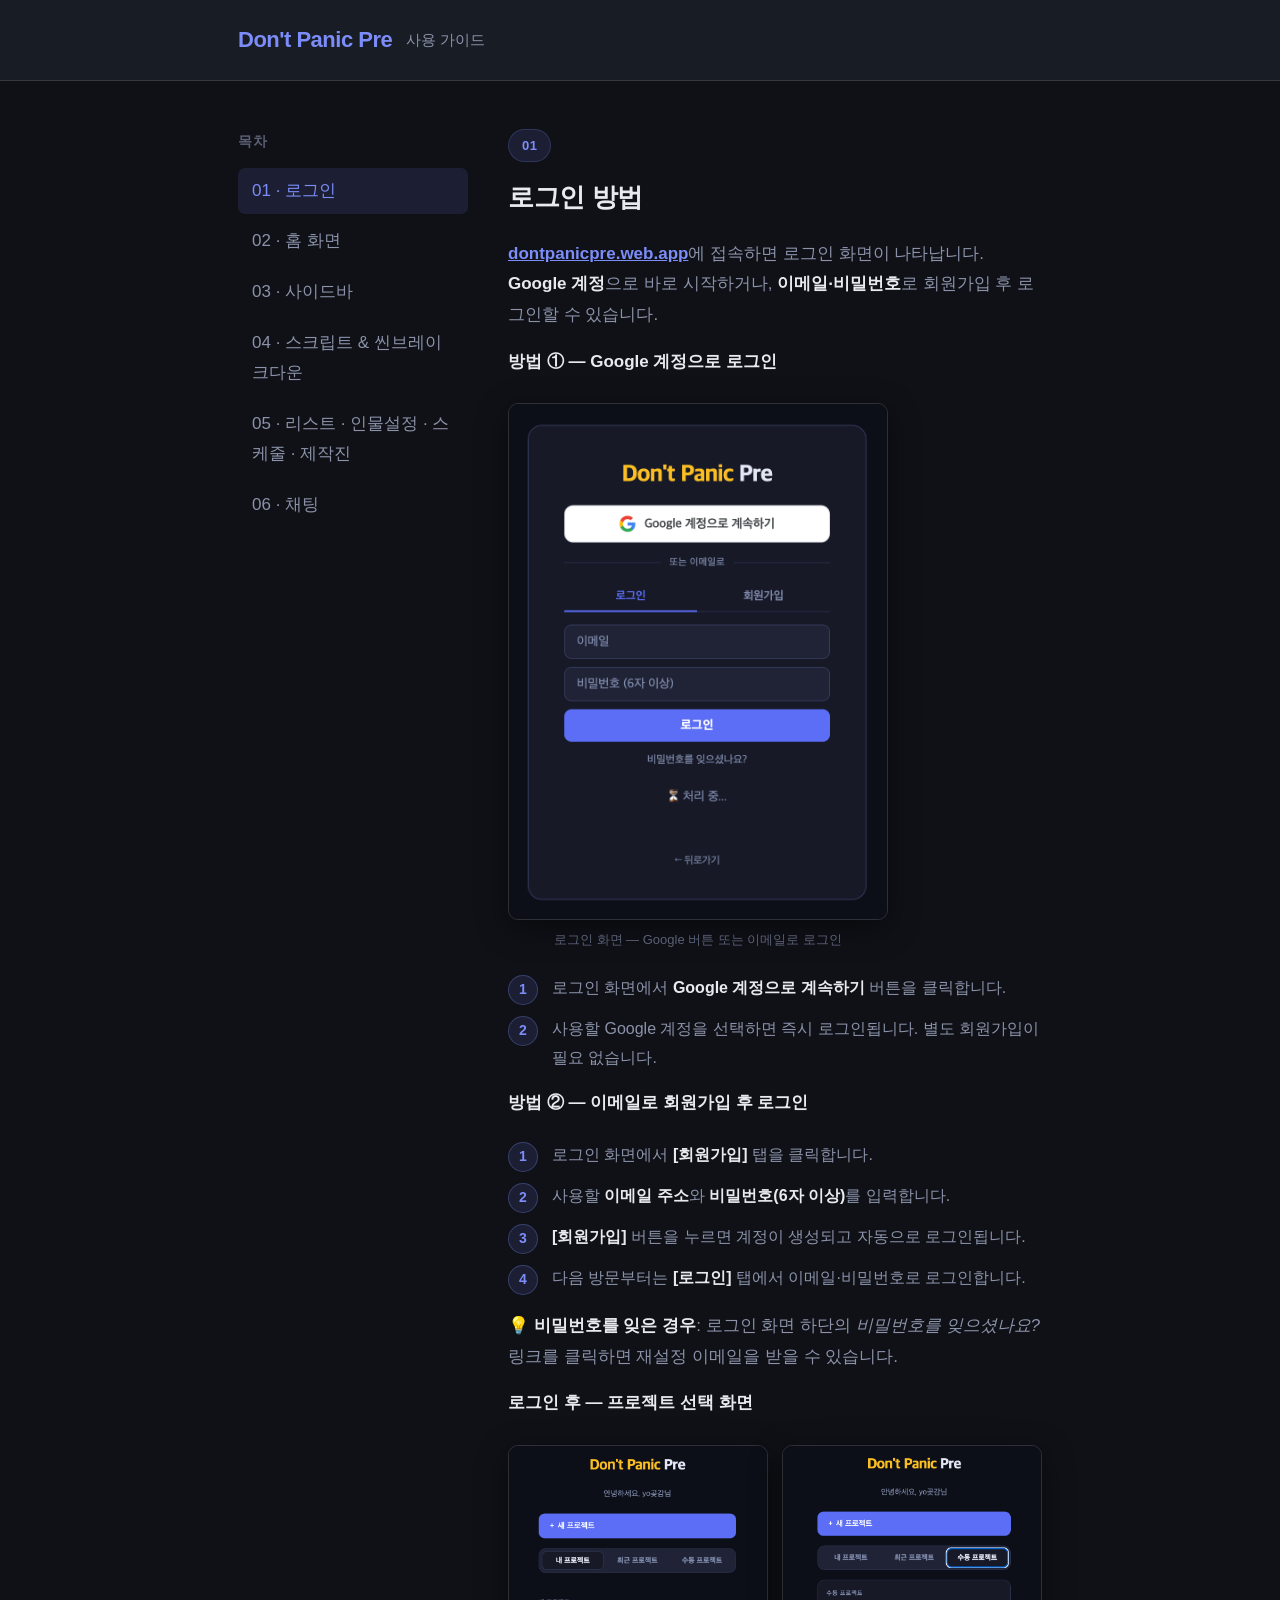
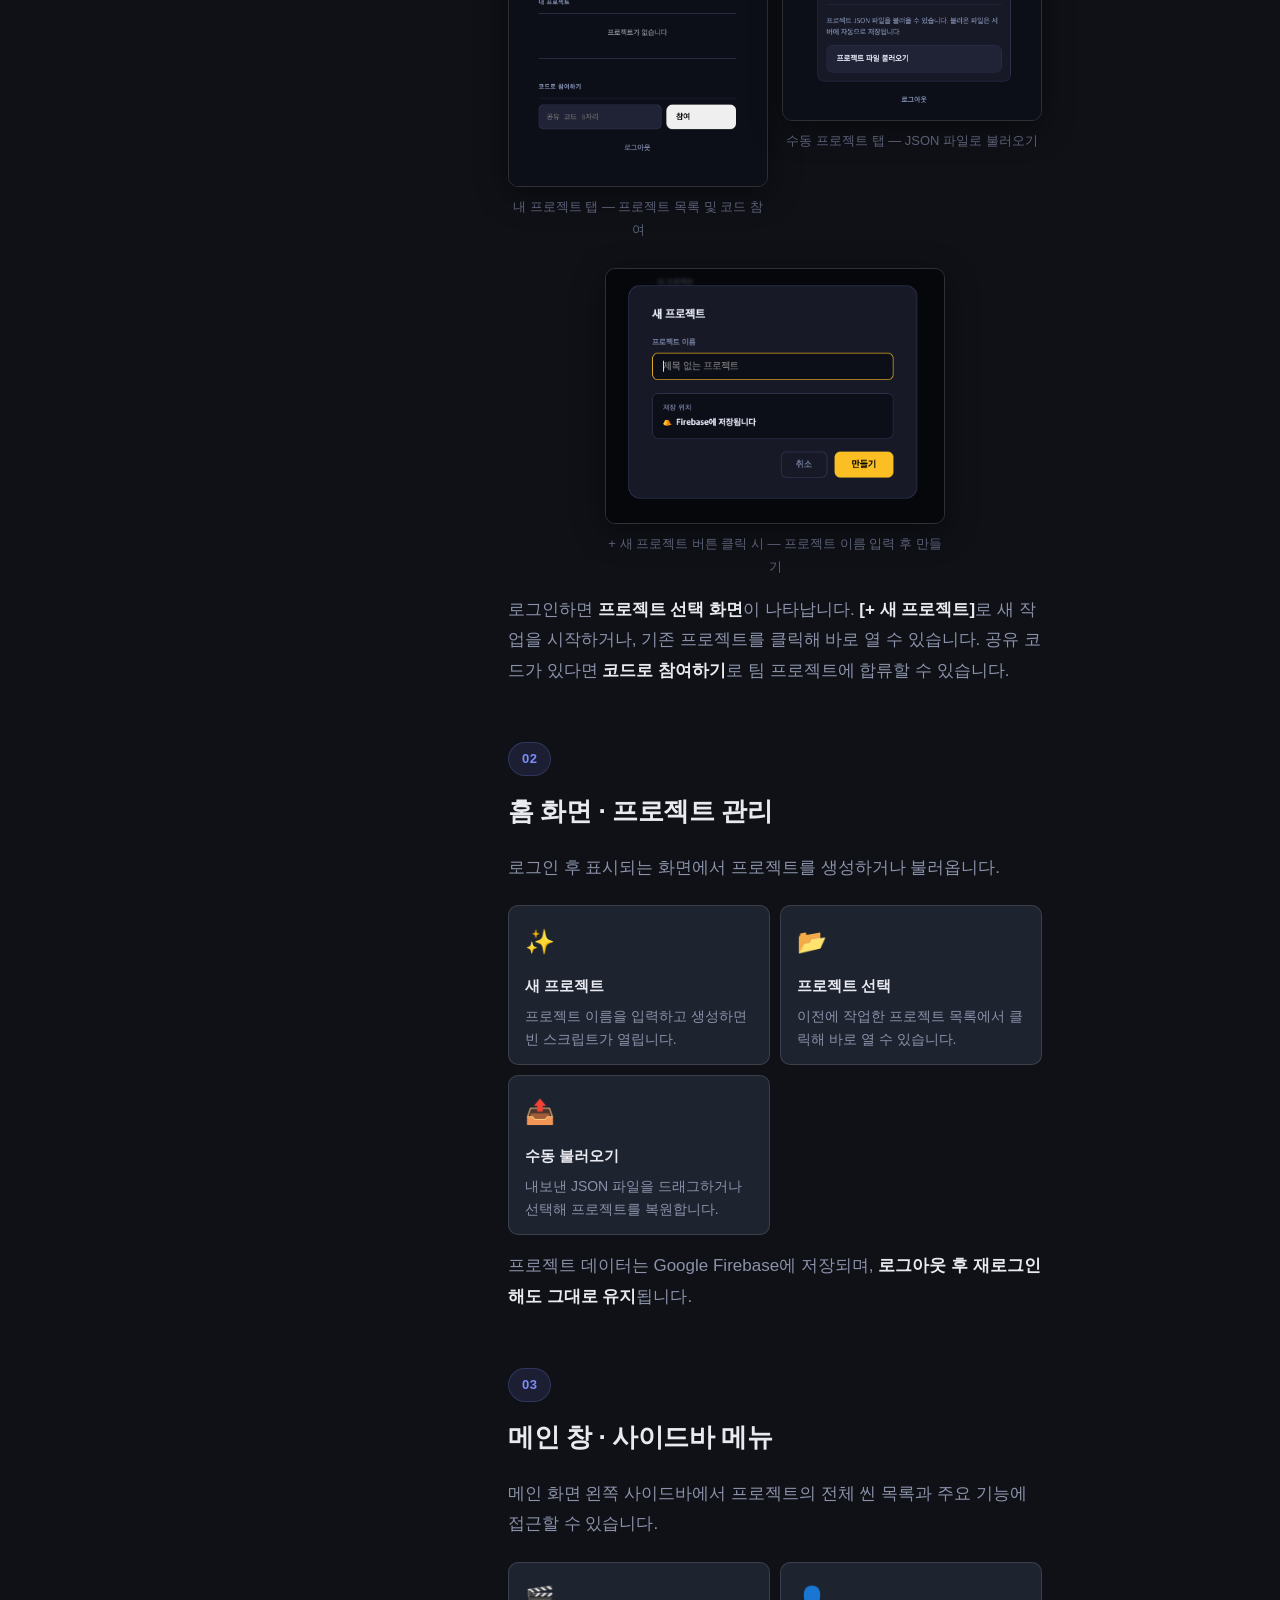
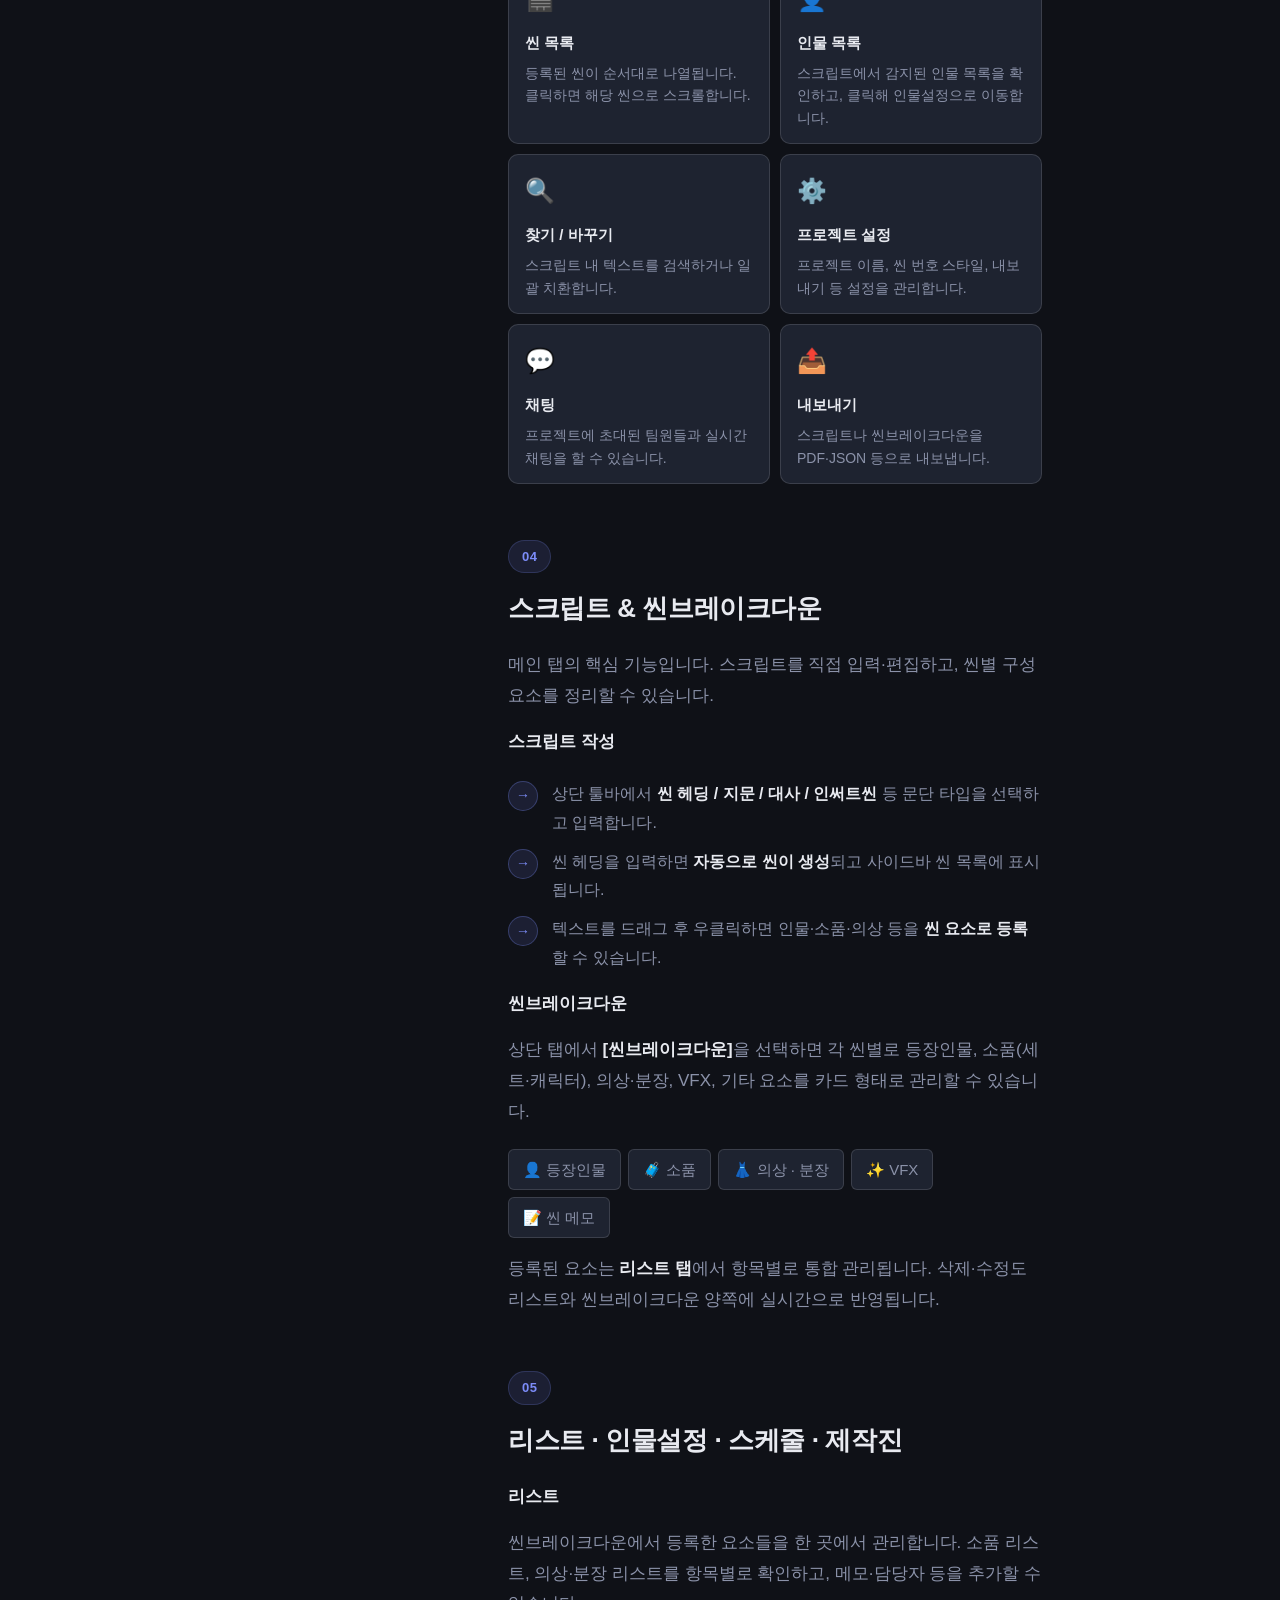
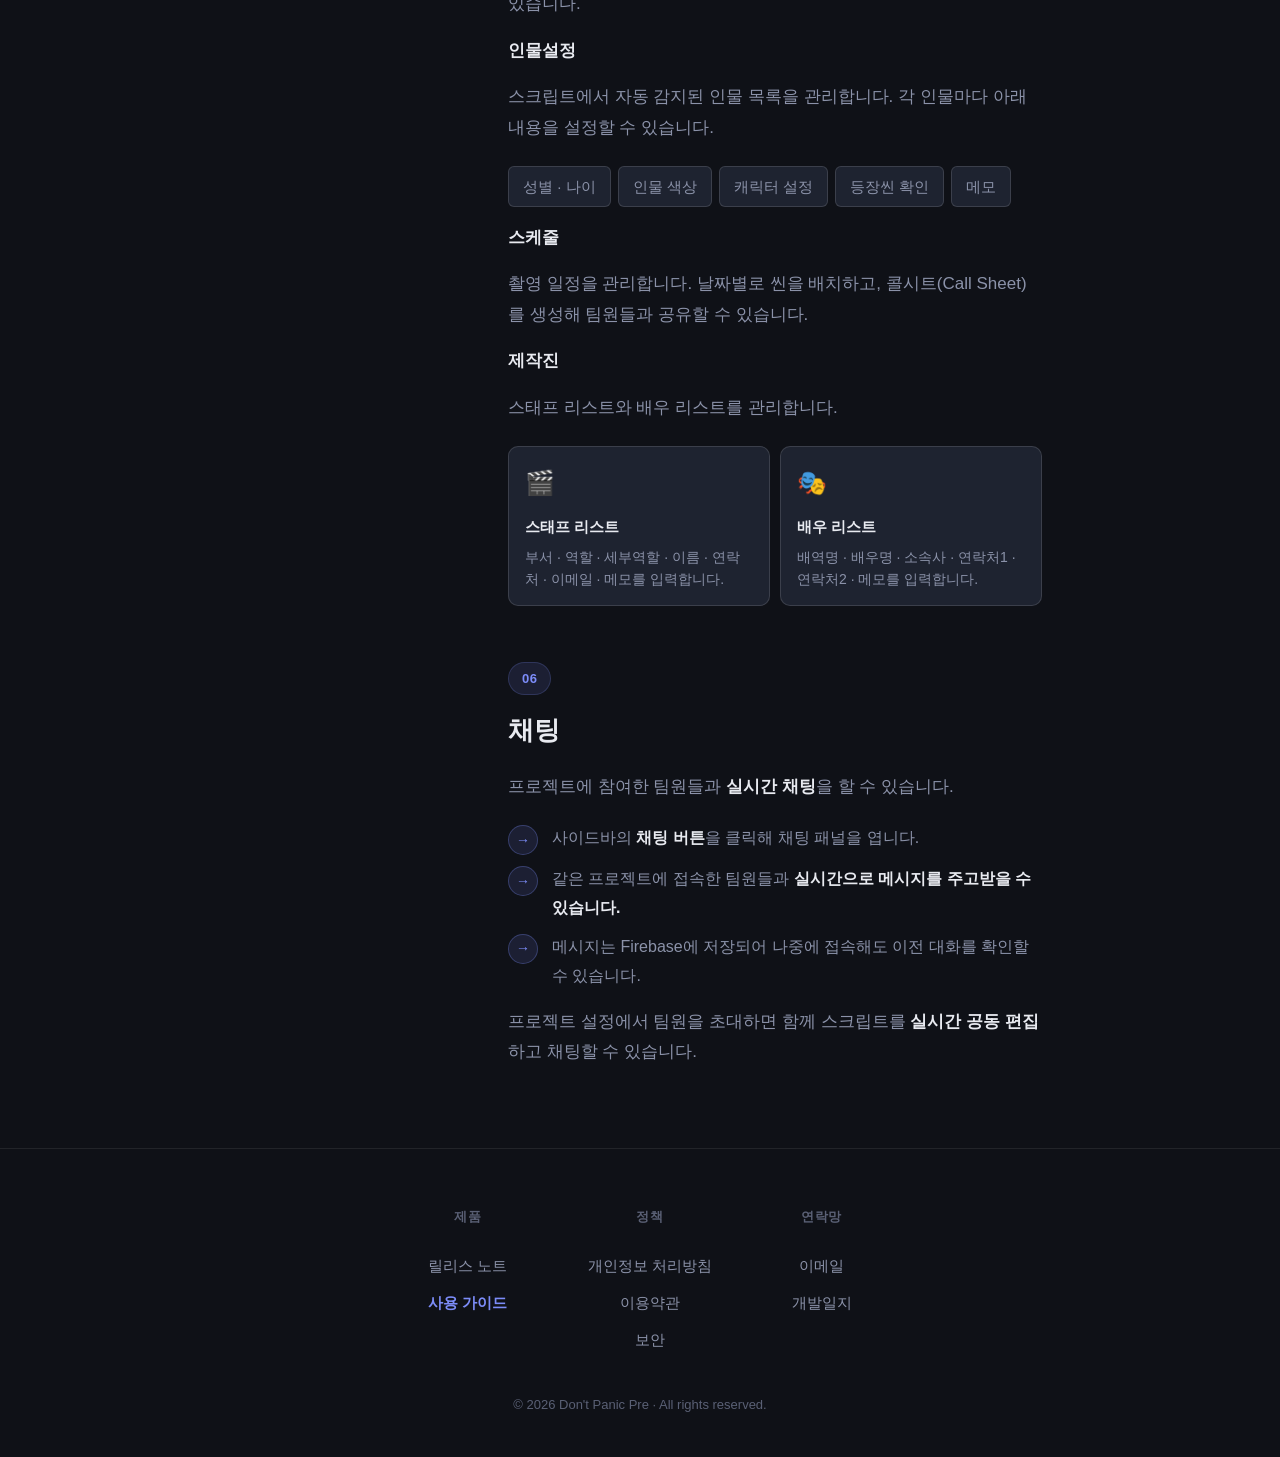
<file: docs/guide.html>
<!DOCTYPE html>
<html lang="ko">
<head>
  <meta charset="UTF-8">
  <meta name="viewport" content="width=device-width, initial-scale=1.0">
  <title>Don't Panic Pre — 사용 가이드</title>
  <style>
    :root {
      --bg: #0f1117;
      --surface: #181c24;
      --surface2: #1e2330;
      --border: rgba(255,255,255,.08);
      --border2: rgba(255,255,255,.13);
      --text: #e8eaf0;
      --text-muted: #8b92a9;
      --text-dim: #5a6075;
      --accent: #7c8cf8;
      --accent-glow: rgba(124,140,248,.12);
      --radius: 10px;
    }
    * { box-sizing: border-box; margin: 0; padding: 0; }
    body {
      background: var(--bg);
      color: var(--text);
      font-family: 'Apple SD Gothic Neo', 'Noto Sans KR', -apple-system, sans-serif;
      font-size: 17px;
      line-height: 1.8;
    }

    /* 헤더 */
    header {
      background: var(--surface);
      border-bottom: 1px solid var(--border2);
      padding: 20px 0;
      position: sticky;
      top: 0;
      z-index: 100;
    }
    .header-inner {
      max-width: 860px;
      margin: 0 auto;
      padding: 0 28px;
      display: flex;
      align-items: center;
      gap: 14px;
    }
    .header-logo {
      font-size: 22px;
      font-weight: 900;
      letter-spacing: -.5px;
      color: var(--accent);
    }
    .header-sub {
      font-size: 15px;
      color: var(--text-muted);
    }

    /* 레이아웃 */
    .layout {
      max-width: 860px;
      margin: 0 auto;
      padding: 48px 28px 80px;
      display: grid;
      grid-template-columns: 230px 1fr;
      gap: 40px;
    }
    @media (max-width: 680px) {
      .layout { grid-template-columns: 1fr; }
      .toc { display: none; }
    }

    /* 목차 */
    .toc {
      position: sticky;
      top: 80px;
    }
    .toc-title {
      font-size: 14px;
      font-weight: 700;
      color: var(--text-dim);
      letter-spacing: .7px;
      text-transform: uppercase;
      margin-bottom: 14px;
    }
    .toc-list {
      list-style: none;
      display: flex;
      flex-direction: column;
      gap: 4px;
    }
    .toc-list a {
      display: block;
      padding: 8px 14px;
      border-radius: 7px;
      color: var(--text-muted);
      text-decoration: none;
      font-size: 17px;
      transition: all .12s;
    }
    .toc-list a:hover {
      color: var(--text);
      background: var(--surface2);
    }
    .toc-list a.active {
      color: var(--accent);
      background: var(--accent-glow);
    }

    /* 본문 */
    .content {
      display: flex;
      flex-direction: column;
      gap: 56px;
    }

    /* 섹션 */
    .section { scroll-margin-top: 100px; }
    .section-badge {
      display: inline-block;
      font-size: 13px;
      font-weight: 700;
      color: var(--accent);
      background: var(--accent-glow);
      border: 1px solid rgba(124,140,248,.2);
      border-radius: 20px;
      padding: 4px 13px;
      letter-spacing: .4px;
      margin-bottom: 12px;
    }
    .section-title {
      font-size: 26px;
      font-weight: 900;
      letter-spacing: -.4px;
      color: var(--text);
      margin-bottom: 18px;
    }
    .section-body {
      display: flex;
      flex-direction: column;
      gap: 16px;
      color: var(--text-muted);
    }
    .section-body p { color: var(--text-muted); }
    .section-body strong { color: var(--text); font-weight: 700; }

    /* 카드 */
    .card-grid {
      display: grid;
      grid-template-columns: repeat(auto-fill, minmax(200px, 1fr));
      gap: 10px;
      margin-top: 6px;
    }
    .card {
      background: var(--surface2);
      border: 1px solid var(--border2);
      border-radius: var(--radius);
      padding: 14px 16px;
    }
    .card-icon { font-size: 24px; margin-bottom: 9px; }
    .card-title { font-size: 15px; font-weight: 700; color: var(--text); margin-bottom: 6px; }
    .card-desc { font-size: 14px; color: var(--text-muted); line-height: 1.6; }

    /* 스텝 */
    .steps {
      display: flex;
      flex-direction: column;
      gap: 10px;
      margin-top: 6px;
    }
    .step {
      display: flex;
      gap: 14px;
      align-items: flex-start;
    }
    .step-num {
      flex-shrink: 0;
      width: 30px;
      height: 30px;
      border-radius: 50%;
      background: var(--accent-glow);
      border: 1px solid rgba(124,140,248,.3);
      color: var(--accent);
      font-size: 14px;
      font-weight: 700;
      display: flex;
      align-items: center;
      justify-content: center;
      margin-top: 1px;
    }
    .step-text { font-size: 16px; color: var(--text-muted); }
    .step-text strong { color: var(--text); }

    /* 태그 리스트 */
    .tag-list {
      display: flex;
      flex-wrap: wrap;
      gap: 7px;
      margin-top: 6px;
    }
    .tag {
      background: var(--surface2);
      border: 1px solid var(--border2);
      border-radius: 6px;
      padding: 6px 14px;
      font-size: 15px;
      color: var(--text-muted);
    }
    .tag strong { color: var(--text); }

    /* 구분선 */
    hr { border: none; border-top: 1px solid var(--border); }

    /* 스크린샷 이미지 */
    .screenshot {
      border-radius: var(--radius);
      border: 1px solid var(--border2);
      display: block;
      box-shadow: 0 8px 32px rgba(0,0,0,.45);
      width: 100%;
    }
    .screenshot-caption {
      font-size: 13px;
      color: var(--text-dim);
      text-align: center;
      margin-top: 8px;
    }
    /* 단독 중앙 이미지 */
    .screenshot-single {
      margin-top: 10px;
      max-width: 380px;
    }
    /* 2열 그리드 */
    .screenshot-grid-2 {
      display: grid;
      grid-template-columns: 1fr 1fr;
      gap: 14px;
      margin-top: 10px;
    }
    @media (max-width: 500px) {
      .screenshot-grid-2 { grid-template-columns: 1fr; }
    }

    /* 푸터 */
    footer {
      border-top: 1px solid var(--border);
      padding: 56px 28px 40px;
      text-align: center;
    }
    .footer-cols {
      display: flex;
      justify-content: center;
      gap: 80px;
      margin-bottom: 40px;
      flex-wrap: wrap;
    }
    .footer-col-title {
      font-size: 13px;
      font-weight: 700;
      color: var(--text-dim);
      text-transform: uppercase;
      letter-spacing: .6px;
      margin-bottom: 14px;
    }
    .footer-col {
      display: flex;
      flex-direction: column;
      gap: 10px;
      align-items: center;
    }
    .footer-link {
      font-size: 15px;
      color: var(--text-muted);
      text-decoration: none;
      transition: color .12s;
    }
    .footer-link:hover { color: var(--text); }
    .footer-link-current {
      color: var(--accent);
      font-weight: 600;
      cursor: default;
    }
    .footer-copy {
      font-size: 13px;
      color: var(--text-dim);
    }
  </style>
</head>
<body>

<header>
  <div class="header-inner">
    <div class="header-logo">Don't Panic Pre</div>
    <div class="header-sub">사용 가이드</div>
  </div>
</header>

<div class="layout">

  <!-- 목차 -->
  <nav class="toc">
    <div class="toc-title">목차</div>
    <ul class="toc-list">
      <li><a href="#login">01 · 로그인</a></li>
      <li><a href="#home">02 · 홈 화면</a></li>
      <li><a href="#sidebar">03 · 사이드바</a></li>
      <li><a href="#script">04 · 스크립트 & 씬브레이크다운</a></li>
      <li><a href="#tabs">05 · 리스트 · 인물설정 · 스케줄 · 제작진</a></li>
      <li><a href="#chat">06 · 채팅</a></li>
    </ul>
  </nav>

  <!-- 본문 -->
  <main class="content">

    <!-- 01 로그인 -->
    <section class="section" id="login">
      <div class="section-badge">01</div>
      <h2 class="section-title">로그인 방법</h2>
      <div class="section-body">
        <p><a href="https://dontpanicpre.web.app" style="color:var(--accent);font-weight:700">dontpanicpre.web.app</a>에 접속하면 로그인 화면이 나타납니다.<br>
        <strong>Google 계정</strong>으로 바로 시작하거나, <strong>이메일·비밀번호</strong>로 회원가입 후 로그인할 수 있습니다.</p>

        <!-- 방법 1: Google 로그인 -->
        <strong>방법 ① — Google 계정으로 로그인</strong>
        <div class="screenshot-single">
          <img class="screenshot" src="images/login-screen2.png" alt="로그인 화면">
          <div class="screenshot-caption">로그인 화면 — Google 버튼 또는 이메일로 로그인</div>
        </div>
        <div class="steps">
          <div class="step">
            <div class="step-num">1</div>
            <div class="step-text">로그인 화면에서 <strong>Google 계정으로 계속하기</strong> 버튼을 클릭합니다.</div>
          </div>
          <div class="step">
            <div class="step-num">2</div>
            <div class="step-text">사용할 Google 계정을 선택하면 즉시 로그인됩니다. 별도 회원가입이 필요 없습니다.</div>
          </div>
        </div>

        <!-- 방법 2: 이메일 회원가입 -->
        <strong>방법 ② — 이메일로 회원가입 후 로그인</strong>
        <div class="steps">
          <div class="step">
            <div class="step-num">1</div>
            <div class="step-text">로그인 화면에서 <strong>[회원가입]</strong> 탭을 클릭합니다.</div>
          </div>
          <div class="step">
            <div class="step-num">2</div>
            <div class="step-text">사용할 <strong>이메일 주소</strong>와 <strong>비밀번호(6자 이상)</strong>를 입력합니다.</div>
          </div>
          <div class="step">
            <div class="step-num">3</div>
            <div class="step-text"><strong>[회원가입]</strong> 버튼을 누르면 계정이 생성되고 자동으로 로그인됩니다.</div>
          </div>
          <div class="step">
            <div class="step-num">4</div>
            <div class="step-text">다음 방문부터는 <strong>[로그인]</strong> 탭에서 이메일·비밀번호로 로그인합니다.</div>
          </div>
        </div>
        <p>💡 <strong>비밀번호를 잊은 경우</strong>: 로그인 화면 하단의 <em>비밀번호를 잊으셨나요?</em> 링크를 클릭하면 재설정 이메일을 받을 수 있습니다.</p>

        <!-- 로그인 후 화면 -->
        <strong>로그인 후 — 프로젝트 선택 화면</strong>
        <div class="screenshot-grid-2">
          <div>
            <img class="screenshot" src="images/login-screen3.png" alt="내 프로젝트 화면">
            <div class="screenshot-caption">내 프로젝트 탭 — 프로젝트 목록 및 코드 참여</div>
          </div>
          <div>
            <img class="screenshot" src="images/login-screen1.png" alt="수동 프로젝트 화면">
            <div class="screenshot-caption">수동 프로젝트 탭 — JSON 파일로 불러오기</div>
          </div>
        </div>
        <div class="screenshot-single" style="max-width:340px;margin:10px auto 0">
          <img class="screenshot" src="images/login-screen4.png" alt="새 프로젝트 생성">
          <div class="screenshot-caption">+ 새 프로젝트 버튼 클릭 시 — 프로젝트 이름 입력 후 만들기</div>
        </div>
        <p>로그인하면 <strong>프로젝트 선택 화면</strong>이 나타납니다. <strong>[+ 새 프로젝트]</strong>로 새 작업을 시작하거나, 기존 프로젝트를 클릭해 바로 열 수 있습니다. 공유 코드가 있다면 <strong>코드로 참여하기</strong>로 팀 프로젝트에 합류할 수 있습니다.</p>
      </div>
    </section>

    <!-- 02 홈 화면 -->
    <section class="section" id="home">
      <div class="section-badge">02</div>
      <h2 class="section-title">홈 화면 · 프로젝트 관리</h2>
      <div class="section-body">
        <p>로그인 후 표시되는 화면에서 프로젝트를 생성하거나 불러옵니다.</p>
        <div class="card-grid">
          <div class="card">
            <div class="card-icon">✨</div>
            <div class="card-title">새 프로젝트</div>
            <div class="card-desc">프로젝트 이름을 입력하고 생성하면 빈 스크립트가 열립니다.</div>
          </div>
          <div class="card">
            <div class="card-icon">📂</div>
            <div class="card-title">프로젝트 선택</div>
            <div class="card-desc">이전에 작업한 프로젝트 목록에서 클릭해 바로 열 수 있습니다.</div>
          </div>
          <div class="card">
            <div class="card-icon">📤</div>
            <div class="card-title">수동 불러오기</div>
            <div class="card-desc">내보낸 JSON 파일을 드래그하거나 선택해 프로젝트를 복원합니다.</div>
          </div>
        </div>
        <p>프로젝트 데이터는 Google Firebase에 저장되며, <strong>로그아웃 후 재로그인해도 그대로 유지</strong>됩니다.</p>
      </div>
    </section>

    <!-- 03 사이드바 -->
    <section class="section" id="sidebar">
      <div class="section-badge">03</div>
      <h2 class="section-title">메인 창 · 사이드바 메뉴</h2>
      <div class="section-body">
        <p>메인 화면 왼쪽 사이드바에서 프로젝트의 전체 씬 목록과 주요 기능에 접근할 수 있습니다.</p>
        <div class="card-grid">
          <div class="card">
            <div class="card-icon">🎬</div>
            <div class="card-title">씬 목록</div>
            <div class="card-desc">등록된 씬이 순서대로 나열됩니다. 클릭하면 해당 씬으로 스크롤합니다.</div>
          </div>
          <div class="card">
            <div class="card-icon">👤</div>
            <div class="card-title">인물 목록</div>
            <div class="card-desc">스크립트에서 감지된 인물 목록을 확인하고, 클릭해 인물설정으로 이동합니다.</div>
          </div>
          <div class="card">
            <div class="card-icon">🔍</div>
            <div class="card-title">찾기 / 바꾸기</div>
            <div class="card-desc">스크립트 내 텍스트를 검색하거나 일괄 치환합니다.</div>
          </div>
          <div class="card">
            <div class="card-icon">⚙️</div>
            <div class="card-title">프로젝트 설정</div>
            <div class="card-desc">프로젝트 이름, 씬 번호 스타일, 내보내기 등 설정을 관리합니다.</div>
          </div>
          <div class="card">
            <div class="card-icon">💬</div>
            <div class="card-title">채팅</div>
            <div class="card-desc">프로젝트에 초대된 팀원들과 실시간 채팅을 할 수 있습니다.</div>
          </div>
          <div class="card">
            <div class="card-icon">📤</div>
            <div class="card-title">내보내기</div>
            <div class="card-desc">스크립트나 씬브레이크다운을 PDF·JSON 등으로 내보냅니다.</div>
          </div>
        </div>
      </div>
    </section>

    <!-- 04 스크립트 & 씬브레이크다운 -->
    <section class="section" id="script">
      <div class="section-badge">04</div>
      <h2 class="section-title">스크립트 & 씬브레이크다운</h2>
      <div class="section-body">
        <p>메인 탭의 핵심 기능입니다. 스크립트를 직접 입력·편집하고, 씬별 구성요소를 정리할 수 있습니다.</p>

        <strong>스크립트 작성</strong>
        <div class="steps">
          <div class="step">
            <div class="step-num">→</div>
            <div class="step-text">상단 툴바에서 <strong>씬 헤딩 / 지문 / 대사 / 인써트씬</strong> 등 문단 타입을 선택하고 입력합니다.</div>
          </div>
          <div class="step">
            <div class="step-num">→</div>
            <div class="step-text">씬 헤딩을 입력하면 <strong>자동으로 씬이 생성</strong>되고 사이드바 씬 목록에 표시됩니다.</div>
          </div>
          <div class="step">
            <div class="step-num">→</div>
            <div class="step-text">텍스트를 드래그 후 우클릭하면 인물·소품·의상 등을 <strong>씬 요소로 등록</strong>할 수 있습니다.</div>
          </div>
        </div>

        <strong>씬브레이크다운</strong>
        <p>상단 탭에서 <strong>[씬브레이크다운]</strong>을 선택하면 각 씬별로 등장인물, 소품(세트·캐릭터), 의상·분장, VFX, 기타 요소를 카드 형태로 관리할 수 있습니다.</p>
        <div class="tag-list">
          <div class="tag"><strong>👤</strong> 등장인물</div>
          <div class="tag"><strong>🧳</strong> 소품</div>
          <div class="tag"><strong>👗</strong> 의상 · 분장</div>
          <div class="tag"><strong>✨</strong> VFX</div>
          <div class="tag"><strong>📝</strong> 씬 메모</div>
        </div>
        <p>등록된 요소는 <strong>리스트 탭</strong>에서 항목별로 통합 관리됩니다. 삭제·수정도 리스트와 씬브레이크다운 양쪽에 실시간으로 반영됩니다.</p>
      </div>
    </section>

    <!-- 05 리스트·인물설정·스케줄·제작진 -->
    <section class="section" id="tabs">
      <div class="section-badge">05</div>
      <h2 class="section-title">리스트 · 인물설정 · 스케줄 · 제작진</h2>
      <div class="section-body">

        <strong>리스트</strong>
        <p>씬브레이크다운에서 등록한 요소들을 한 곳에서 관리합니다. 소품 리스트, 의상·분장 리스트를 항목별로 확인하고, 메모·담당자 등을 추가할 수 있습니다.</p>

        <strong>인물설정</strong>
        <p>스크립트에서 자동 감지된 인물 목록을 관리합니다. 각 인물마다 아래 내용을 설정할 수 있습니다.</p>
        <div class="tag-list">
          <div class="tag">성별 · 나이</div>
          <div class="tag">인물 색상</div>
          <div class="tag">캐릭터 설정</div>
          <div class="tag">등장씬 확인</div>
          <div class="tag">메모</div>
        </div>

        <strong>스케줄</strong>
        <p>촬영 일정을 관리합니다. 날짜별로 씬을 배치하고, 콜시트(Call Sheet)를 생성해 팀원들과 공유할 수 있습니다.</p>

        <strong>제작진</strong>
        <p>스태프 리스트와 배우 리스트를 관리합니다.</p>
        <div class="card-grid">
          <div class="card">
            <div class="card-icon">🎬</div>
            <div class="card-title">스태프 리스트</div>
            <div class="card-desc">부서 · 역할 · 세부역할 · 이름 · 연락처 · 이메일 · 메모를 입력합니다.</div>
          </div>
          <div class="card">
            <div class="card-icon">🎭</div>
            <div class="card-title">배우 리스트</div>
            <div class="card-desc">배역명 · 배우명 · 소속사 · 연락처1 · 연락처2 · 메모를 입력합니다.</div>
          </div>
        </div>
      </div>
    </section>

    <!-- 06 채팅 -->
    <section class="section" id="chat">
      <div class="section-badge">06</div>
      <h2 class="section-title">채팅</h2>
      <div class="section-body">
        <p>프로젝트에 참여한 팀원들과 <strong>실시간 채팅</strong>을 할 수 있습니다.</p>
        <div class="steps">
          <div class="step">
            <div class="step-num">→</div>
            <div class="step-text">사이드바의 <strong>채팅 버튼</strong>을 클릭해 채팅 패널을 엽니다.</div>
          </div>
          <div class="step">
            <div class="step-num">→</div>
            <div class="step-text">같은 프로젝트에 접속한 팀원들과 <strong>실시간으로 메시지를 주고받을 수 있습니다.</strong></div>
          </div>
          <div class="step">
            <div class="step-num">→</div>
            <div class="step-text">메시지는 Firebase에 저장되어 나중에 접속해도 이전 대화를 확인할 수 있습니다.</div>
          </div>
        </div>
        <p>프로젝트 설정에서 팀원을 초대하면 함께 스크립트를 <strong>실시간 공동 편집</strong>하고 채팅할 수 있습니다.</p>
      </div>
    </section>

  </main>
</div>

<footer>
  <div class="footer-cols">
    <div class="footer-col">
      <div class="footer-col-title">제품</div>
      <a class="footer-link" href="#">릴리스 노트</a>
      <span class="footer-link footer-link-current">사용 가이드</span>
    </div>
    <div class="footer-col">
      <div class="footer-col-title">정책</div>
      <a class="footer-link" href="privacy.html">개인정보 처리방침</a>
      <a class="footer-link" href="terms.html">이용약관</a>
      <a class="footer-link" href="security.html">보안</a>
    </div>
    <div class="footer-col">
      <div class="footer-col-title">연락망</div>
      <a class="footer-link" href="mailto:yogotgam@gmail.com">이메일</a>
      <a class="footer-link" href="#">개발일지</a>
    </div>
  </div>
  <p class="footer-copy">© 2026 Don't Panic Pre · All rights reserved.</p>
</footer>

<script>
  // 스크롤 위치에 따른 목차 활성화
  const sections = document.querySelectorAll('.section');
  const tocLinks = document.querySelectorAll('.toc-list a');

  const observer = new IntersectionObserver(entries => {
    entries.forEach(entry => {
      if (entry.isIntersecting) {
        tocLinks.forEach(a => a.classList.remove('active'));
        const active = document.querySelector(`.toc-list a[href="#${entry.target.id}"]`);
        if (active) active.classList.add('active');
      }
    });
  }, { rootMargin: '-20% 0px -70% 0px' });

  sections.forEach(s => observer.observe(s));
</script>

</body>
</html>
</file>
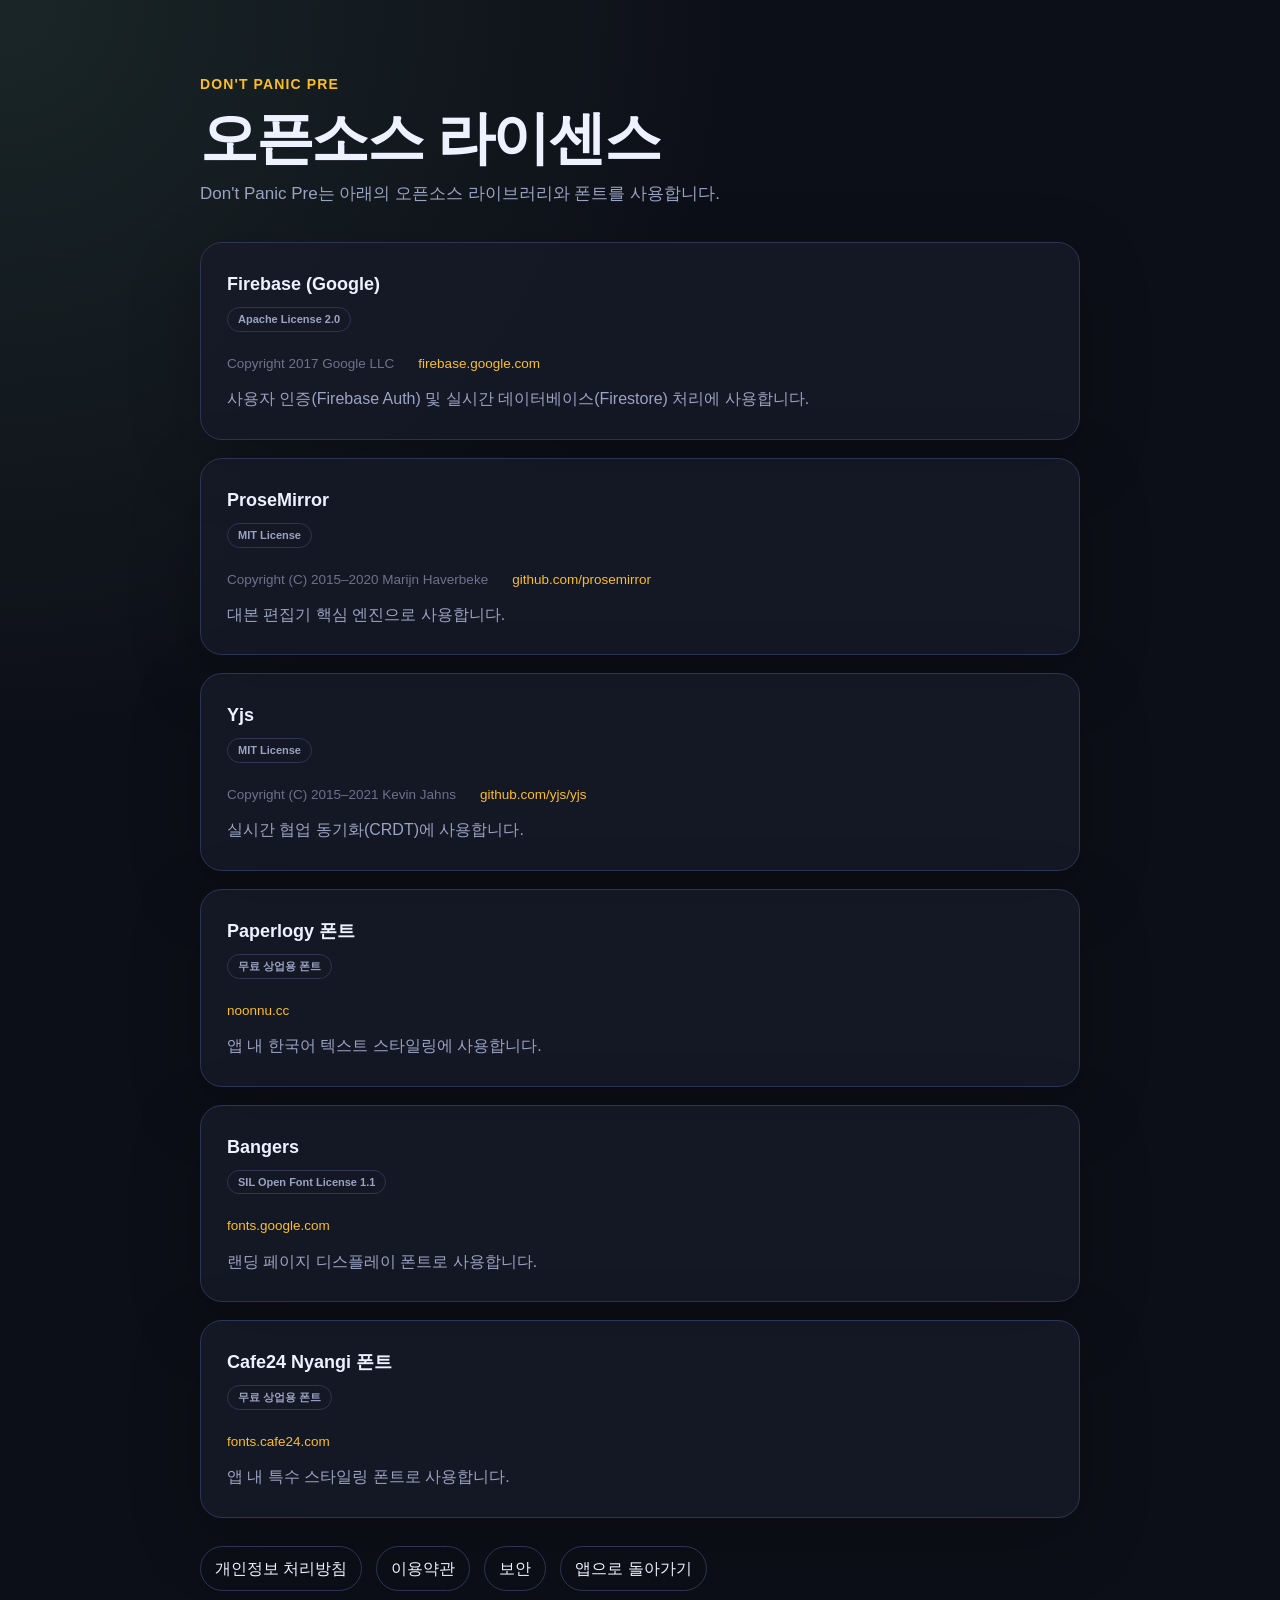
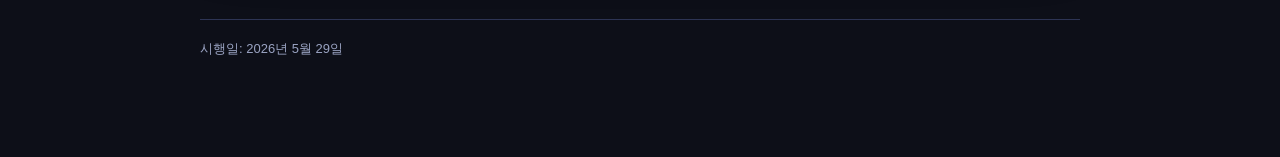
<file: docs/licenses.html>
<!DOCTYPE html>
<html lang="ko">
<head>
  <meta charset="UTF-8">
  <meta name="viewport" content="width=device-width, initial-scale=1">
  <title>오픈소스 라이센스 | Don't Panic Pre</title>
  <style>
    :root { color-scheme: dark; --bg:#0d0f18; --card:#171a28; --text:#eef1ff; --muted:#9aa3c2; --line:#2d3454; --accent:#fbbf24; }
    * { box-sizing: border-box; }
    body { margin:0; min-height:100vh; background:radial-gradient(circle at top left, rgba(134,239,172,.10), transparent 34%), var(--bg); color:var(--text); font-family:-apple-system,BlinkMacSystemFont,"Apple SD Gothic Neo","Pretendard",sans-serif; line-height:1.72; }
    main { width:min(880px, calc(100% - 40px)); margin:0 auto; padding:72px 0 96px; }
    a { color:var(--accent); text-decoration:none; }
    .brand { font-size:14px; color:var(--accent); font-weight:800; letter-spacing:.08em; text-transform:uppercase; }
    h1 { margin:12px 0 10px; font-size:clamp(34px, 6vw, 58px); line-height:1.05; letter-spacing:-.04em; }
    .lead { color:var(--muted); font-size:17px; margin:0 0 34px; }
    section { background:rgba(23,26,40,.78); border:1px solid var(--line); border-radius:22px; padding:26px; margin:18px 0; box-shadow:0 20px 70px rgba(0,0,0,.22); }
    h2 { margin:0 0 4px; font-size:18px; }
    .lic-badge { display:inline-block; font-size:11px; font-weight:700; padding:2px 10px; border-radius:99px; border:1px solid var(--line); color:var(--muted); margin-bottom:12px; }
    p, li { color:var(--muted); margin:0; }
    .lic-row { display:flex; flex-wrap:wrap; gap:6px 24px; margin-top:8px; font-size:13.5px; color:var(--muted); }
    .lic-row span { opacity:.65; }
    ul { padding-left:20px; margin:10px 0 0; }
    .meta { margin-top:28px; padding-top:18px; border-top:1px solid var(--line); color:var(--muted); font-size:13px; }
    .nav { display:flex; gap:14px; flex-wrap:wrap; margin-top:28px; }
    .nav a { border:1px solid var(--line); border-radius:999px; padding:8px 14px; color:var(--text); }
  </style>
</head>
<body>
  <main>
    <div class="brand">Don't Panic Pre</div>
    <h1>오픈소스 라이센스</h1>
    <p class="lead">Don't Panic Pre는 아래의 오픈소스 라이브러리와 폰트를 사용합니다.</p>

    <section>
      <h2>Firebase (Google)</h2>
      <div class="lic-badge">Apache License 2.0</div>
      <div class="lic-row">
        <span>Copyright 2017 Google LLC</span>
        <a href="https://firebase.google.com" target="_blank" rel="noopener">firebase.google.com</a>
      </div>
      <p style="margin-top:10px;">사용자 인증(Firebase Auth) 및 실시간 데이터베이스(Firestore) 처리에 사용합니다.</p>
    </section>

    <section>
      <h2>ProseMirror</h2>
      <div class="lic-badge">MIT License</div>
      <div class="lic-row">
        <span>Copyright (C) 2015–2020 Marijn Haverbeke</span>
        <a href="https://github.com/prosemirror" target="_blank" rel="noopener">github.com/prosemirror</a>
      </div>
      <p style="margin-top:10px;">대본 편집기 핵심 엔진으로 사용합니다.</p>
    </section>

    <section>
      <h2>Yjs</h2>
      <div class="lic-badge">MIT License</div>
      <div class="lic-row">
        <span>Copyright (C) 2015–2021 Kevin Jahns</span>
        <a href="https://github.com/yjs/yjs" target="_blank" rel="noopener">github.com/yjs/yjs</a>
      </div>
      <p style="margin-top:10px;">실시간 협업 동기화(CRDT)에 사용합니다.</p>
    </section>

    <section>
      <h2>Paperlogy 폰트</h2>
      <div class="lic-badge">무료 상업용 폰트</div>
      <div class="lic-row">
        <a href="https://noonnu.cc" target="_blank" rel="noopener">noonnu.cc</a>
      </div>
      <p style="margin-top:10px;">앱 내 한국어 텍스트 스타일링에 사용합니다.</p>
    </section>

    <section>
      <h2>Bangers</h2>
      <div class="lic-badge">SIL Open Font License 1.1</div>
      <div class="lic-row">
        <a href="https://fonts.google.com/specimen/Bangers" target="_blank" rel="noopener">fonts.google.com</a>
      </div>
      <p style="margin-top:10px;">랜딩 페이지 디스플레이 폰트로 사용합니다.</p>
    </section>

    <section>
      <h2>Cafe24 Nyangi 폰트</h2>
      <div class="lic-badge">무료 상업용 폰트</div>
      <div class="lic-row">
        <a href="https://fonts.cafe24.com" target="_blank" rel="noopener">fonts.cafe24.com</a>
      </div>
      <p style="margin-top:10px;">앱 내 특수 스타일링 폰트로 사용합니다.</p>
    </section>

    <div class="nav">
      <a href="privacy.html">개인정보 처리방침</a>
      <a href="terms.html">이용약관</a>
      <a href="security.html">보안</a>
      <a href="https://dontpanicpre.web.app/#landing">앱으로 돌아가기</a>
    </div>
    <div class="meta">시행일: 2026년 5월 29일</div>
  </main>
</body>
</html>
</file>
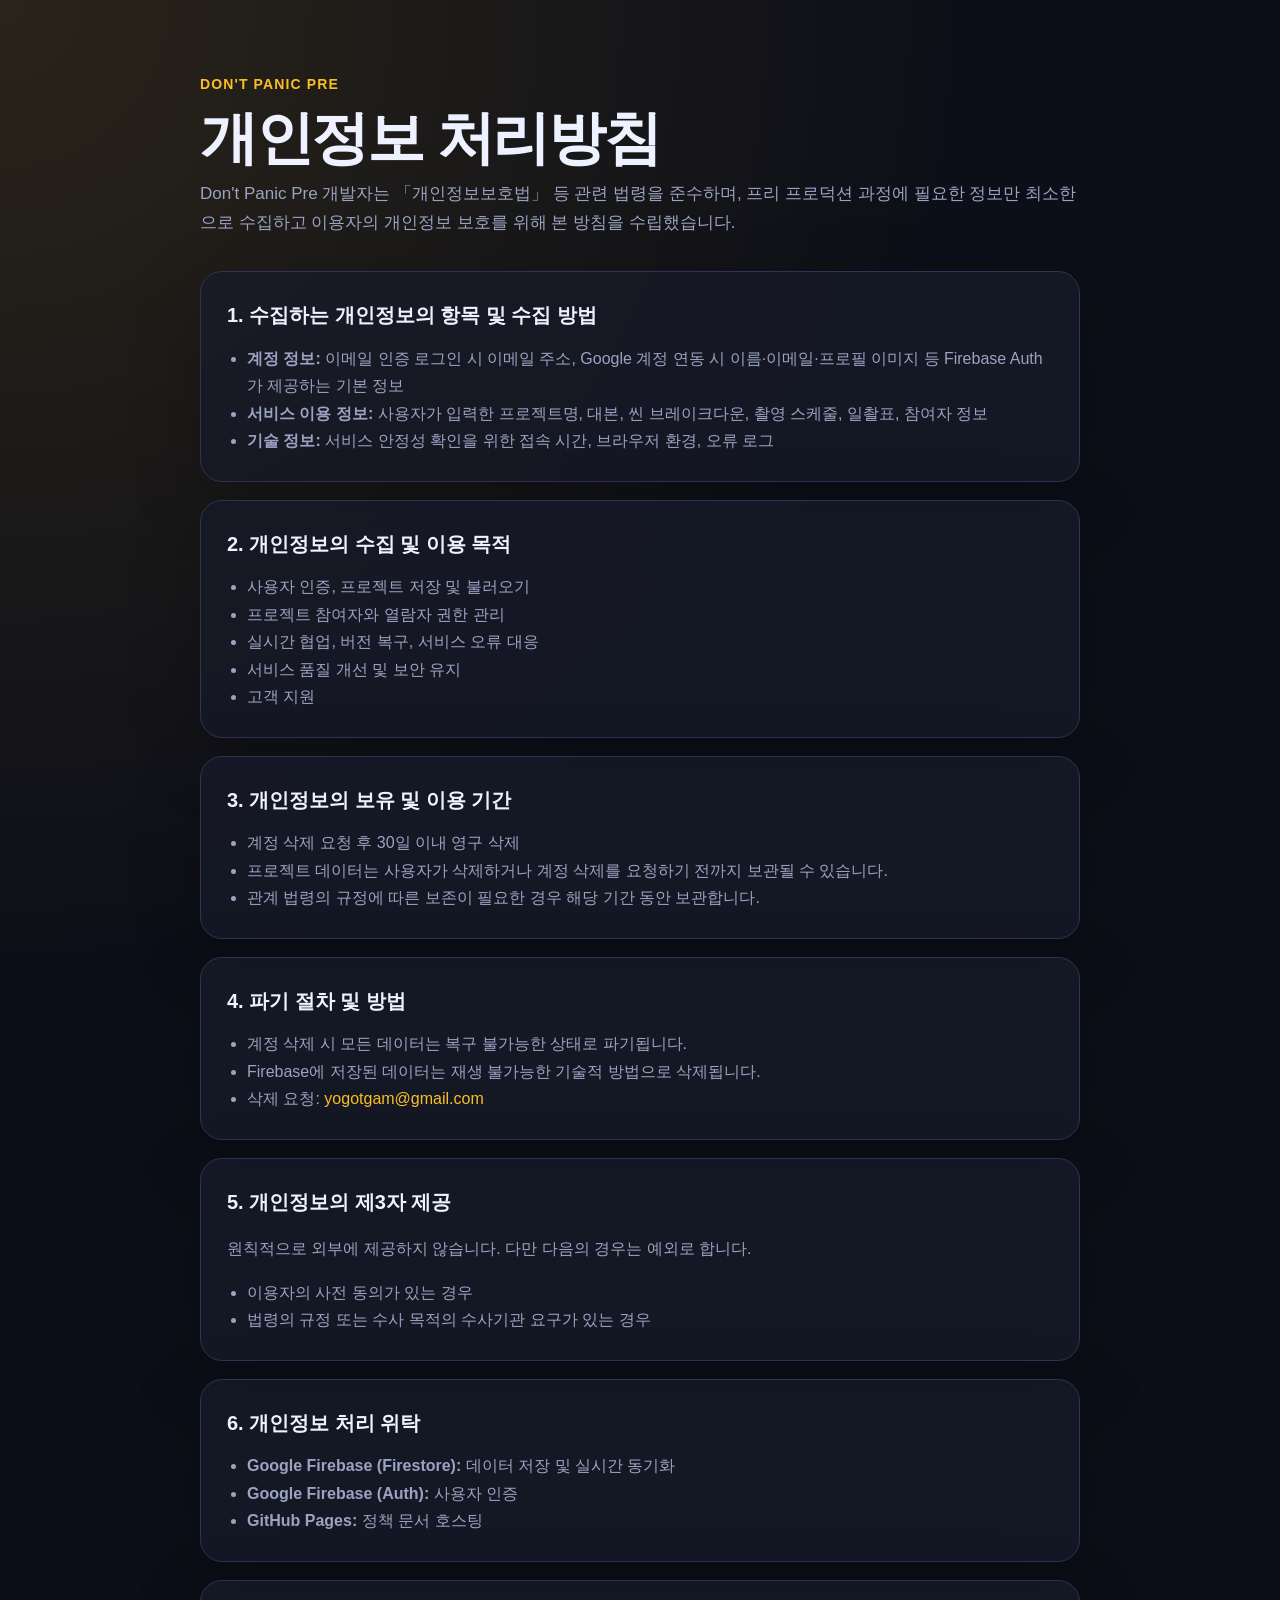
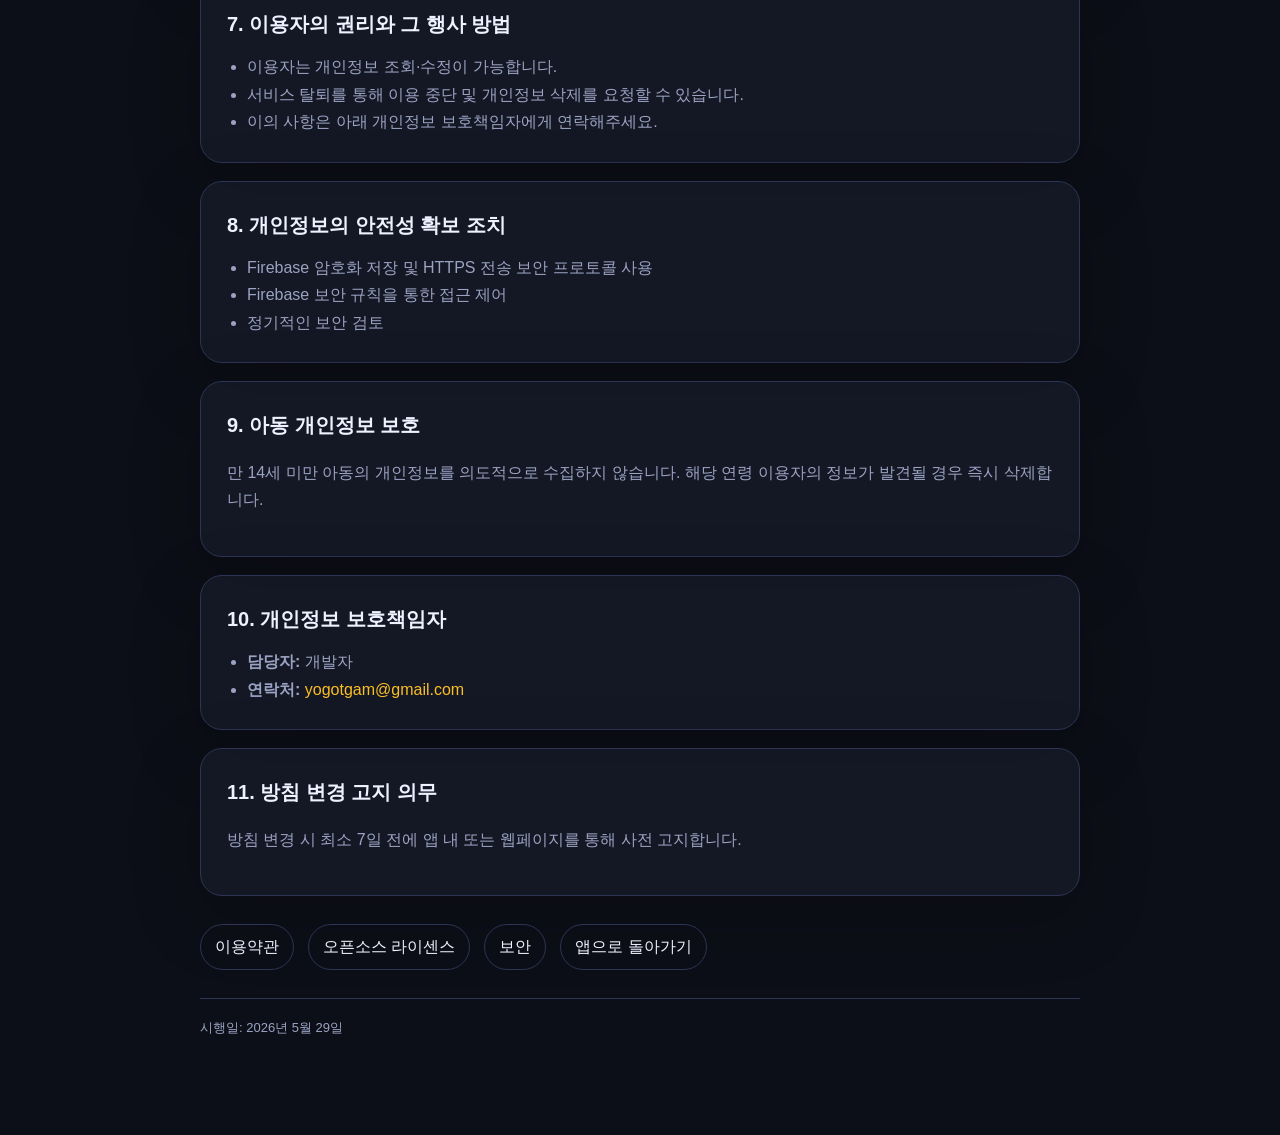
<file: docs/privacy.html>
<!DOCTYPE html>
<html lang="ko">
<head>
  <meta charset="UTF-8">
  <meta name="viewport" content="width=device-width, initial-scale=1">
  <title>개인정보 처리방침 | Don't Panic Pre</title>
  <style>
    :root { color-scheme: dark; --bg:#0d0f18; --card:#171a28; --text:#eef1ff; --muted:#9aa3c2; --line:#2d3454; --accent:#fbbf24; }
    * { box-sizing: border-box; }
    body { margin:0; min-height:100vh; background:radial-gradient(circle at top left, rgba(251,191,36,.12), transparent 32%), var(--bg); color:var(--text); font-family:-apple-system,BlinkMacSystemFont,"Apple SD Gothic Neo","Pretendard",sans-serif; line-height:1.72; }
    main { width:min(880px, calc(100% - 40px)); margin:0 auto; padding:72px 0 96px; }
    a { color:var(--accent); text-decoration:none; }
    .brand { font-size:14px; color:var(--accent); font-weight:800; letter-spacing:.08em; text-transform:uppercase; }
    h1 { margin:12px 0 10px; font-size:clamp(34px, 6vw, 58px); line-height:1.05; letter-spacing:-.04em; }
    .lead { color:var(--muted); font-size:17px; margin:0 0 34px; }
    section { background:rgba(23,26,40,.78); border:1px solid var(--line); border-radius:22px; padding:26px; margin:18px 0; box-shadow:0 20px 70px rgba(0,0,0,.22); }
    h2 { margin:0 0 12px; font-size:20px; }
    p, li { color:var(--muted); }
    ul { padding-left:20px; margin:10px 0 0; }
    .meta { margin-top:28px; padding-top:18px; border-top:1px solid var(--line); color:var(--muted); font-size:13px; }
    .nav { display:flex; gap:14px; flex-wrap:wrap; margin-top:28px; }
    .nav a { border:1px solid var(--line); border-radius:999px; padding:8px 14px; color:var(--text); }
  </style>
</head>
<body>
  <main>
    <div class="brand">Don't Panic Pre</div>
    <h1>개인정보 처리방침</h1>
    <p class="lead">Don't Panic Pre 개발자는 「개인정보보호법」 등 관련 법령을 준수하며, 프리 프로덕션 과정에 필요한 정보만 최소한으로 수집하고 이용자의 개인정보 보호를 위해 본 방침을 수립했습니다.</p>

    <section>
      <h2>1. 수집하는 개인정보의 항목 및 수집 방법</h2>
      <ul>
        <li><strong>계정 정보:</strong> 이메일 인증 로그인 시 이메일 주소, Google 계정 연동 시 이름·이메일·프로필 이미지 등 Firebase Auth가 제공하는 기본 정보</li>
        <li><strong>서비스 이용 정보:</strong> 사용자가 입력한 프로젝트명, 대본, 씬 브레이크다운, 촬영 스케줄, 일촬표, 참여자 정보</li>
        <li><strong>기술 정보:</strong> 서비스 안정성 확인을 위한 접속 시간, 브라우저 환경, 오류 로그</li>
      </ul>
    </section>

    <section>
      <h2>2. 개인정보의 수집 및 이용 목적</h2>
      <ul>
        <li>사용자 인증, 프로젝트 저장 및 불러오기</li>
        <li>프로젝트 참여자와 열람자 권한 관리</li>
        <li>실시간 협업, 버전 복구, 서비스 오류 대응</li>
        <li>서비스 품질 개선 및 보안 유지</li>
        <li>고객 지원</li>
      </ul>
    </section>

    <section>
      <h2>3. 개인정보의 보유 및 이용 기간</h2>
      <ul>
        <li>계정 삭제 요청 후 30일 이내 영구 삭제</li>
        <li>프로젝트 데이터는 사용자가 삭제하거나 계정 삭제를 요청하기 전까지 보관될 수 있습니다.</li>
        <li>관계 법령의 규정에 따른 보존이 필요한 경우 해당 기간 동안 보관합니다.</li>
      </ul>
    </section>

    <section>
      <h2>4. 파기 절차 및 방법</h2>
      <ul>
        <li>계정 삭제 시 모든 데이터는 복구 불가능한 상태로 파기됩니다.</li>
        <li>Firebase에 저장된 데이터는 재생 불가능한 기술적 방법으로 삭제됩니다.</li>
        <li>삭제 요청: <a href="mailto:yogotgam@gmail.com">yogotgam@gmail.com</a></li>
      </ul>
    </section>

    <section>
      <h2>5. 개인정보의 제3자 제공</h2>
      <p>원칙적으로 외부에 제공하지 않습니다. 다만 다음의 경우는 예외로 합니다.</p>
      <ul>
        <li>이용자의 사전 동의가 있는 경우</li>
        <li>법령의 규정 또는 수사 목적의 수사기관 요구가 있는 경우</li>
      </ul>
    </section>

    <section>
      <h2>6. 개인정보 처리 위탁</h2>
      <ul>
        <li><strong>Google Firebase (Firestore):</strong> 데이터 저장 및 실시간 동기화</li>
        <li><strong>Google Firebase (Auth):</strong> 사용자 인증</li>
        <li><strong>GitHub Pages:</strong> 정책 문서 호스팅</li>
      </ul>
    </section>

    <section>
      <h2>7. 이용자의 권리와 그 행사 방법</h2>
      <ul>
        <li>이용자는 개인정보 조회·수정이 가능합니다.</li>
        <li>서비스 탈퇴를 통해 이용 중단 및 개인정보 삭제를 요청할 수 있습니다.</li>
        <li>이의 사항은 아래 개인정보 보호책임자에게 연락해주세요.</li>
      </ul>
    </section>

    <section>
      <h2>8. 개인정보의 안전성 확보 조치</h2>
      <ul>
        <li>Firebase 암호화 저장 및 HTTPS 전송 보안 프로토콜 사용</li>
        <li>Firebase 보안 규칙을 통한 접근 제어</li>
        <li>정기적인 보안 검토</li>
      </ul>
    </section>

    <section>
      <h2>9. 아동 개인정보 보호</h2>
      <p>만 14세 미만 아동의 개인정보를 의도적으로 수집하지 않습니다. 해당 연령 이용자의 정보가 발견될 경우 즉시 삭제합니다.</p>
    </section>

    <section>
      <h2>10. 개인정보 보호책임자</h2>
      <ul>
        <li><strong>담당자:</strong> 개발자</li>
        <li><strong>연락처:</strong> <a href="mailto:yogotgam@gmail.com">yogotgam@gmail.com</a></li>
      </ul>
    </section>

    <section>
      <h2>11. 방침 변경 고지 의무</h2>
      <p>방침 변경 시 최소 7일 전에 앱 내 또는 웹페이지를 통해 사전 고지합니다.</p>
    </section>

    <div class="nav">
      <a href="terms.html">이용약관</a>
      <a href="licenses.html">오픈소스 라이센스</a>
      <a href="security.html">보안</a>
      <a href="https://dontpanicpre.web.app/#landing">앱으로 돌아가기</a>
    </div>
    <div class="meta">시행일: 2026년 5월 29일</div>
  </main>
</body>
</html>
</file>
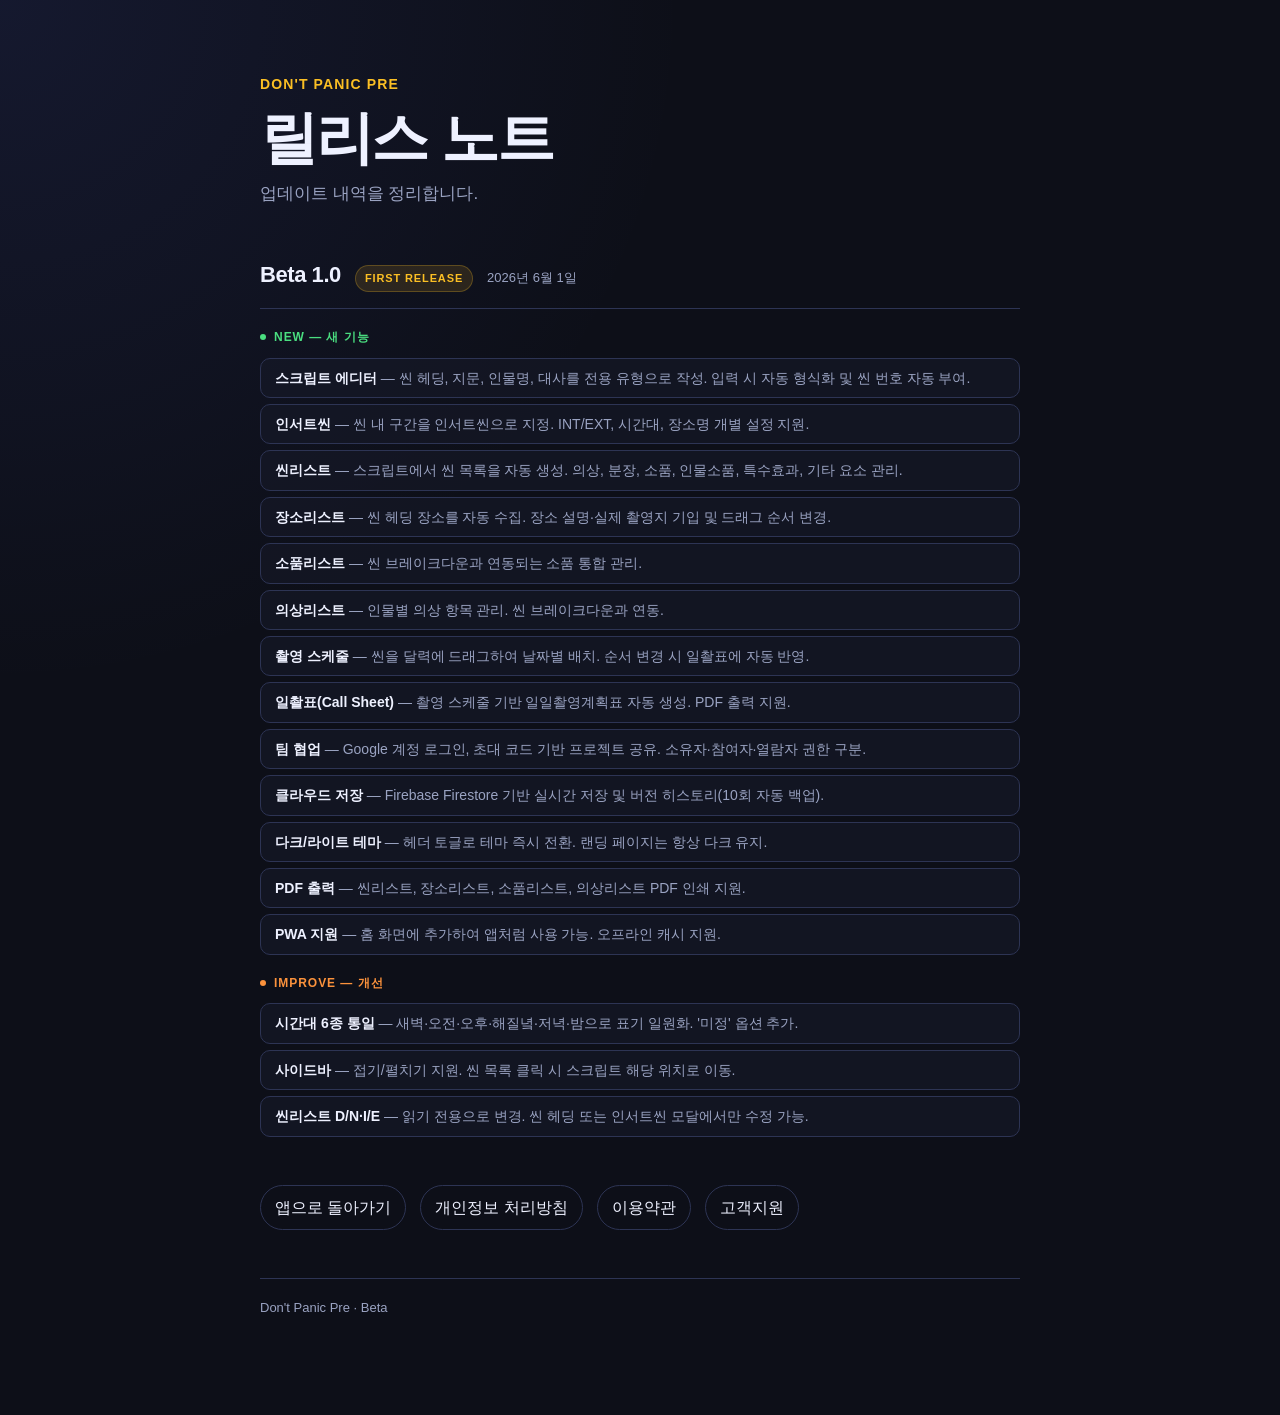
<file: docs/release-notes.html>
<!DOCTYPE html>
<html lang="ko">
<head>
  <meta charset="UTF-8">
  <meta name="viewport" content="width=device-width, initial-scale=1">
  <title>릴리스 노트 | Don't Panic Pre</title>
  <style>
    :root { color-scheme: dark; --bg:#0d0f18; --card:#171a28; --text:#eef1ff; --muted:#9aa3c2; --line:#2d3454; --accent:#fbbf24; --green:#4ade80; --purple:#a5b4fc; --orange:#fb923c; }
    * { box-sizing: border-box; }
    body { margin:0; min-height:100vh; background:radial-gradient(circle at top left, rgba(91,110,245,.1), transparent 36%), var(--bg); color:var(--text); font-family:-apple-system,BlinkMacSystemFont,"Apple SD Gothic Neo","Pretendard",sans-serif; line-height:1.72; }
    main { width:min(760px, calc(100% - 40px)); margin:0 auto; padding:72px 0 96px; }
    a { color:var(--accent); text-decoration:none; }
    .brand { font-size:14px; color:var(--accent); font-weight:800; letter-spacing:.08em; text-transform:uppercase; }
    h1 { margin:12px 0 10px; font-size:clamp(34px, 6vw, 58px); line-height:1.05; letter-spacing:-.04em; }
    .lead { color:var(--muted); font-size:17px; margin:0 0 48px; }

    /* 릴리스 엔트리 */
    .release { margin-bottom:48px; }
    .release-header { display:flex; align-items:baseline; gap:14px; margin-bottom:18px; padding-bottom:14px; border-bottom:1px solid var(--line); flex-wrap:wrap; }
    .release-version { font-size:22px; font-weight:800; letter-spacing:-.02em; }
    .release-date { font-size:13px; color:var(--muted); font-weight:500; }
    .release-tag { font-size:11px; font-weight:700; letter-spacing:.08em; padding:3px 9px; border-radius:99px; background:rgba(251,191,36,.12); color:var(--accent); border:1px solid rgba(251,191,36,.25); text-transform:uppercase; }

    /* 카테고리 섹션 */
    .cat { margin:18px 0; }
    .cat-title { display:flex; align-items:center; gap:8px; font-size:12px; font-weight:700; letter-spacing:.08em; text-transform:uppercase; color:var(--muted); margin-bottom:10px; }
    .cat-title::before { content:''; display:inline-block; width:6px; height:6px; border-radius:50%; flex-shrink:0; }
    .cat-new .cat-title { color:var(--green); }
    .cat-new .cat-title::before { background:var(--green); }
    .cat-fix .cat-title { color:var(--purple); }
    .cat-fix .cat-title::before { background:var(--purple); }
    .cat-improve .cat-title { color:var(--orange); }
    .cat-improve .cat-title::before { background:var(--orange); }

    ul.log { list-style:none; padding:0; margin:0; display:flex; flex-direction:column; gap:6px; }
    ul.log li { font-size:14px; color:var(--muted); padding:8px 14px; background:rgba(23,26,40,.6); border:1px solid var(--line); border-radius:10px; line-height:1.6; }
    ul.log li b { color:var(--text); font-weight:600; }

    .meta { margin-top:48px; padding-top:18px; border-top:1px solid var(--line); color:var(--muted); font-size:13px; }
    .nav { display:flex; gap:14px; flex-wrap:wrap; margin-top:28px; }
    .nav a { border:1px solid var(--line); border-radius:999px; padding:8px 14px; color:var(--text); }
  </style>
</head>
<body>
  <main>
    <div class="brand">Don't Panic Pre</div>
    <h1>릴리스 노트</h1>
    <p class="lead">업데이트 내역을 정리합니다.</p>

    <!-- ── Beta 1.0 ── -->
    <div class="release">
      <div class="release-header">
        <span class="release-version">Beta 1.0</span>
        <span class="release-tag">First Release</span>
        <span class="release-date">2026년 6월 1일</span>
      </div>

      <div class="cat cat-new">
        <div class="cat-title">New — 새 기능</div>
        <ul class="log">
          <li><b>스크립트 에디터</b> — 씬 헤딩, 지문, 인물명, 대사를 전용 유형으로 작성. 입력 시 자동 형식화 및 씬 번호 자동 부여.</li>
          <li><b>인서트씬</b> — 씬 내 구간을 인서트씬으로 지정. INT/EXT, 시간대, 장소명 개별 설정 지원.</li>
          <li><b>씬리스트</b> — 스크립트에서 씬 목록을 자동 생성. 의상, 분장, 소품, 인물소품, 특수효과, 기타 요소 관리.</li>
          <li><b>장소리스트</b> — 씬 헤딩 장소를 자동 수집. 장소 설명·실제 촬영지 기입 및 드래그 순서 변경.</li>
          <li><b>소품리스트</b> — 씬 브레이크다운과 연동되는 소품 통합 관리.</li>
          <li><b>의상리스트</b> — 인물별 의상 항목 관리. 씬 브레이크다운과 연동.</li>
          <li><b>촬영 스케줄</b> — 씬을 달력에 드래그하여 날짜별 배치. 순서 변경 시 일촬표에 자동 반영.</li>
          <li><b>일촬표(Call Sheet)</b> — 촬영 스케줄 기반 일일촬영계획표 자동 생성. PDF 출력 지원.</li>
          <li><b>팀 협업</b> — Google 계정 로그인, 초대 코드 기반 프로젝트 공유. 소유자·참여자·열람자 권한 구분.</li>
          <li><b>클라우드 저장</b> — Firebase Firestore 기반 실시간 저장 및 버전 히스토리(10회 자동 백업).</li>
          <li><b>다크/라이트 테마</b> — 헤더 토글로 테마 즉시 전환. 랜딩 페이지는 항상 다크 유지.</li>
          <li><b>PDF 출력</b> — 씬리스트, 장소리스트, 소품리스트, 의상리스트 PDF 인쇄 지원.</li>
          <li><b>PWA 지원</b> — 홈 화면에 추가하여 앱처럼 사용 가능. 오프라인 캐시 지원.</li>
        </ul>
      </div>

      <div class="cat cat-improve">
        <div class="cat-title">Improve — 개선</div>
        <ul class="log">
          <li><b>시간대 6종 통일</b> — 새벽·오전·오후·해질녘·저녁·밤으로 표기 일원화. '미정' 옵션 추가.</li>
          <li><b>사이드바</b> — 접기/펼치기 지원. 씬 목록 클릭 시 스크립트 해당 위치로 이동.</li>
          <li><b>씬리스트 D/N·I/E</b> — 읽기 전용으로 변경. 씬 헤딩 또는 인서트씬 모달에서만 수정 가능.</li>
        </ul>
      </div>
    </div>

    <div class="nav">
      <a href="https://dontpanicpre.web.app/#landing">앱으로 돌아가기</a>
      <a href="privacy.html">개인정보 처리방침</a>
      <a href="terms.html">이용약관</a>
      <a href="support.html">고객지원</a>
    </div>
    <div class="meta">Don't Panic Pre · Beta</div>
  </main>
</body>
</html>
</file>
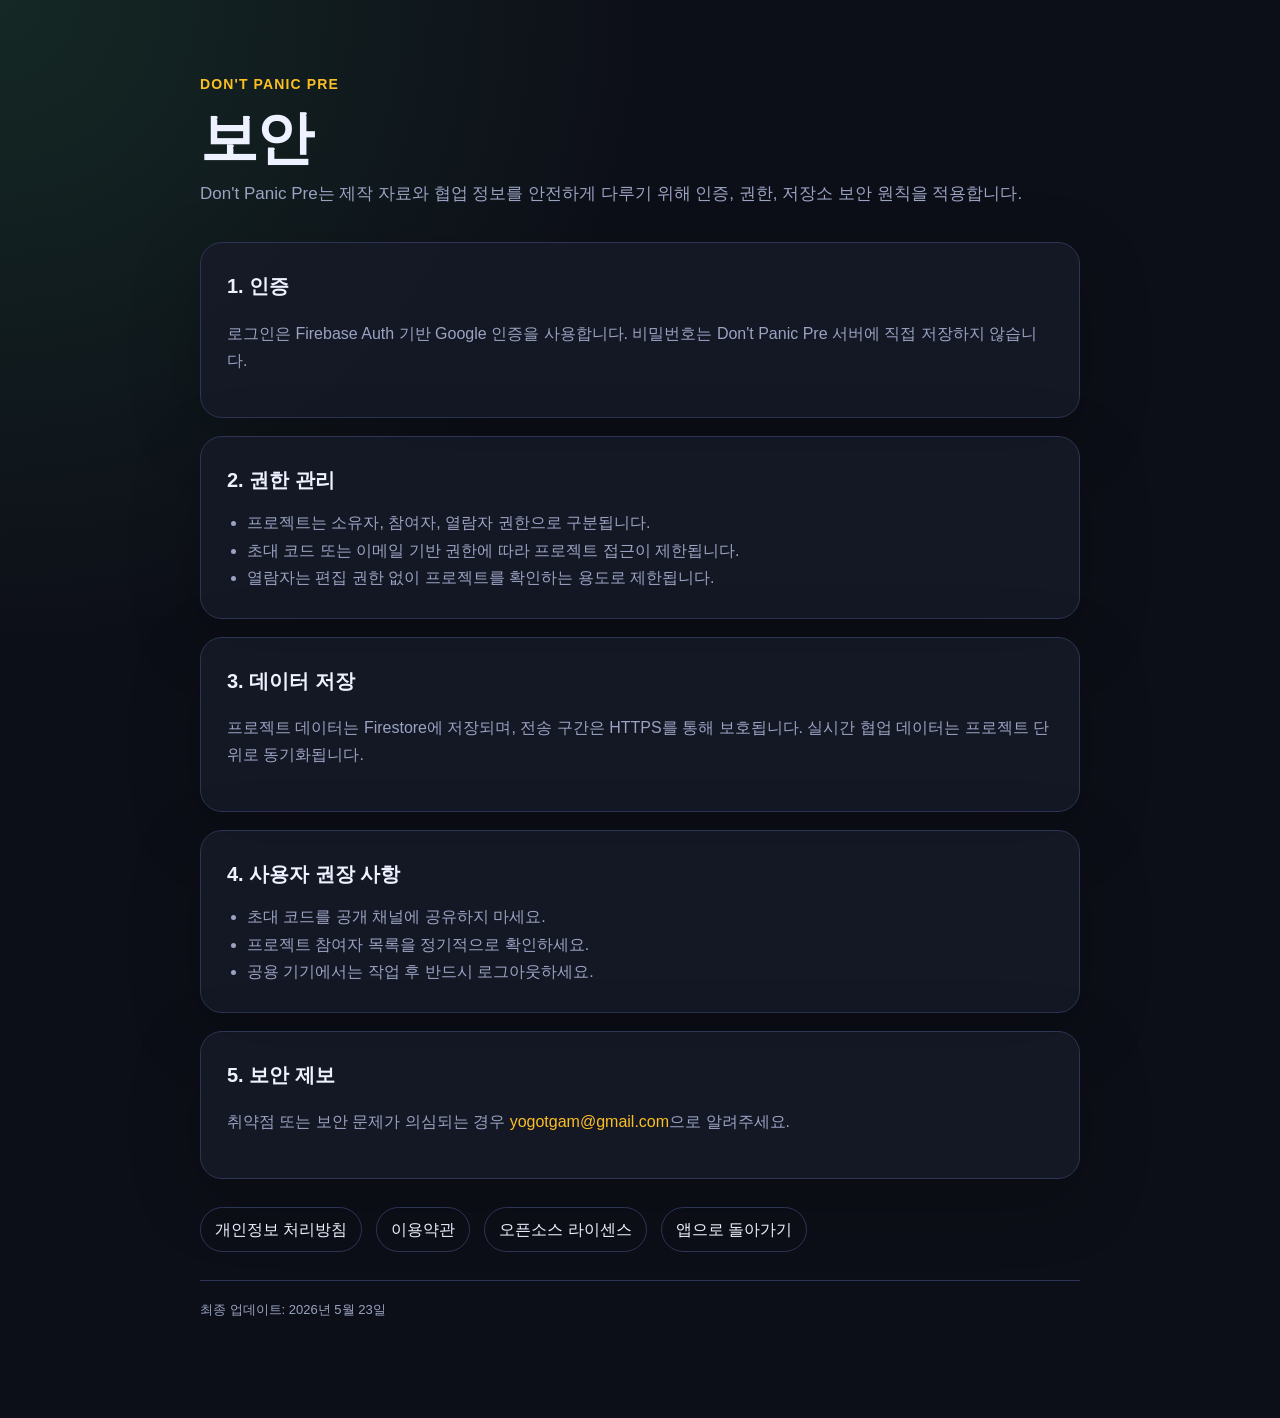
<file: docs/security.html>
<!DOCTYPE html>
<html lang="ko">
<head>
  <meta charset="UTF-8">
  <meta name="viewport" content="width=device-width, initial-scale=1">
  <title>보안 | Don't Panic Pre</title>
  <style>
    :root { color-scheme: dark; --bg:#0d0f18; --card:#171a28; --text:#eef1ff; --muted:#9aa3c2; --line:#2d3454; --accent:#fbbf24; }
    * { box-sizing: border-box; }
    body { margin:0; min-height:100vh; background:radial-gradient(circle at top left, rgba(74,222,128,.12), transparent 34%), var(--bg); color:var(--text); font-family:-apple-system,BlinkMacSystemFont,"Apple SD Gothic Neo","Pretendard",sans-serif; line-height:1.72; }
    main { width:min(880px, calc(100% - 40px)); margin:0 auto; padding:72px 0 96px; }
    a { color:var(--accent); text-decoration:none; }
    .brand { font-size:14px; color:var(--accent); font-weight:800; letter-spacing:.08em; text-transform:uppercase; }
    h1 { margin:12px 0 10px; font-size:clamp(34px, 6vw, 58px); line-height:1.05; letter-spacing:-.04em; }
    .lead { color:var(--muted); font-size:17px; margin:0 0 34px; }
    section { background:rgba(23,26,40,.78); border:1px solid var(--line); border-radius:22px; padding:26px; margin:18px 0; box-shadow:0 20px 70px rgba(0,0,0,.22); }
    h2 { margin:0 0 12px; font-size:20px; }
    p, li { color:var(--muted); }
    ul { padding-left:20px; margin:10px 0 0; }
    .meta { margin-top:28px; padding-top:18px; border-top:1px solid var(--line); color:var(--muted); font-size:13px; }
    .nav { display:flex; gap:14px; flex-wrap:wrap; margin-top:28px; }
    .nav a { border:1px solid var(--line); border-radius:999px; padding:8px 14px; color:var(--text); }
  </style>
</head>
<body>
  <main>
    <div class="brand">Don't Panic Pre</div>
    <h1>보안</h1>
    <p class="lead">Don't Panic Pre는 제작 자료와 협업 정보를 안전하게 다루기 위해 인증, 권한, 저장소 보안 원칙을 적용합니다.</p>

    <section>
      <h2>1. 인증</h2>
      <p>로그인은 Firebase Auth 기반 Google 인증을 사용합니다. 비밀번호는 Don't Panic Pre 서버에 직접 저장하지 않습니다.</p>
    </section>

    <section>
      <h2>2. 권한 관리</h2>
      <ul>
        <li>프로젝트는 소유자, 참여자, 열람자 권한으로 구분됩니다.</li>
        <li>초대 코드 또는 이메일 기반 권한에 따라 프로젝트 접근이 제한됩니다.</li>
        <li>열람자는 편집 권한 없이 프로젝트를 확인하는 용도로 제한됩니다.</li>
      </ul>
    </section>

    <section>
      <h2>3. 데이터 저장</h2>
      <p>프로젝트 데이터는 Firestore에 저장되며, 전송 구간은 HTTPS를 통해 보호됩니다. 실시간 협업 데이터는 프로젝트 단위로 동기화됩니다.</p>
    </section>

    <section>
      <h2>4. 사용자 권장 사항</h2>
      <ul>
        <li>초대 코드를 공개 채널에 공유하지 마세요.</li>
        <li>프로젝트 참여자 목록을 정기적으로 확인하세요.</li>
        <li>공용 기기에서는 작업 후 반드시 로그아웃하세요.</li>
      </ul>
    </section>

    <section>
      <h2>5. 보안 제보</h2>
      <p>취약점 또는 보안 문제가 의심되는 경우 <a href="mailto:yogotgam@gmail.com">yogotgam@gmail.com</a>으로 알려주세요.</p>
    </section>

    <div class="nav">
      <a href="privacy.html">개인정보 처리방침</a>
      <a href="terms.html">이용약관</a>
      <a href="licenses.html">오픈소스 라이센스</a>
      <a href="https://dontpanicpre.web.app/#landing">앱으로 돌아가기</a>
    </div>
    <div class="meta">최종 업데이트: 2026년 5월 23일</div>
  </main>
</body>
</html>
</file>
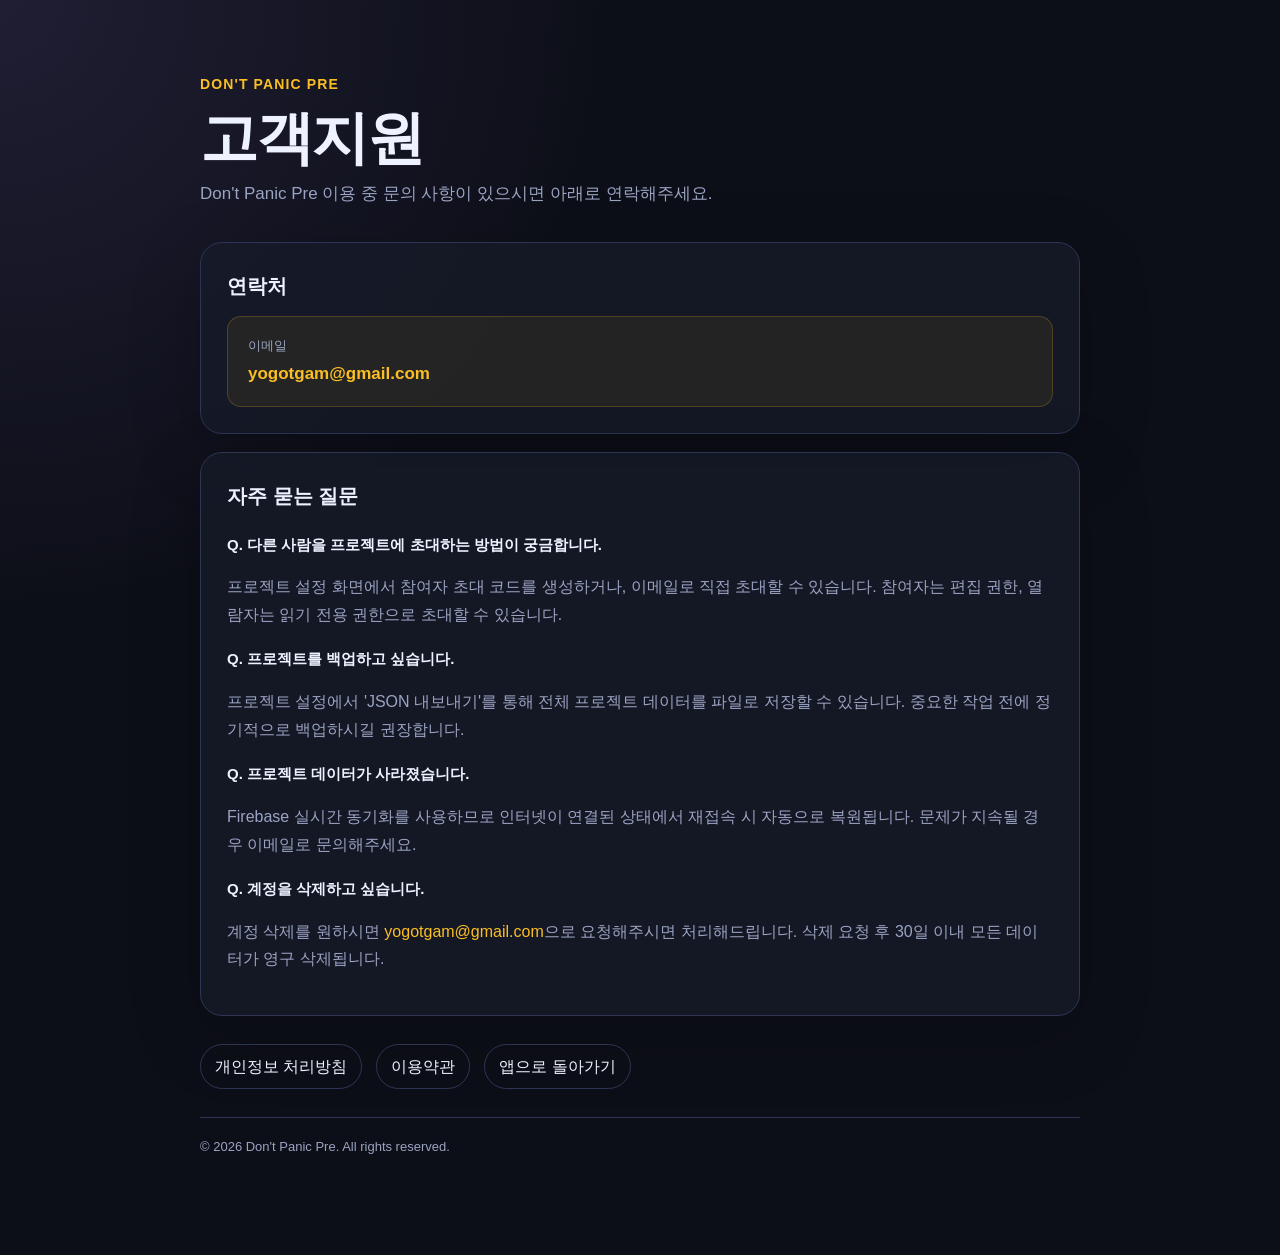
<file: docs/support.html>
<!DOCTYPE html>
<html lang="ko">
<head>
  <meta charset="UTF-8">
  <meta name="viewport" content="width=device-width, initial-scale=1">
  <title>고객지원 | Don't Panic Pre</title>
  <style>
    :root { color-scheme: dark; --bg:#0d0f18; --card:#171a28; --text:#eef1ff; --muted:#9aa3c2; --line:#2d3454; --accent:#fbbf24; }
    * { box-sizing: border-box; }
    body { margin:0; min-height:100vh; background:radial-gradient(circle at top left, rgba(167,139,250,.12), transparent 34%), var(--bg); color:var(--text); font-family:-apple-system,BlinkMacSystemFont,"Apple SD Gothic Neo","Pretendard",sans-serif; line-height:1.72; }
    main { width:min(880px, calc(100% - 40px)); margin:0 auto; padding:72px 0 96px; }
    a { color:var(--accent); text-decoration:none; }
    .brand { font-size:14px; color:var(--accent); font-weight:800; letter-spacing:.08em; text-transform:uppercase; }
    h1 { margin:12px 0 10px; font-size:clamp(34px, 6vw, 58px); line-height:1.05; letter-spacing:-.04em; }
    .lead { color:var(--muted); font-size:17px; margin:0 0 34px; }
    section { background:rgba(23,26,40,.78); border:1px solid var(--line); border-radius:22px; padding:26px; margin:18px 0; box-shadow:0 20px 70px rgba(0,0,0,.22); }
    h2 { margin:0 0 12px; font-size:20px; }
    h3 { margin:18px 0 4px; font-size:15px; color:var(--text); }
    p, li { color:var(--muted); }
    ul { padding-left:20px; margin:10px 0 0; }
    .contact-box { display:flex; align-items:center; gap:14px; padding:18px 20px; background:rgba(251,191,36,.07); border:1px solid rgba(251,191,36,.2); border-radius:14px; margin-top:8px; }
    .contact-label { font-size:13px; color:var(--muted); margin-bottom:2px; }
    .contact-email { font-size:17px; font-weight:700; color:var(--accent); }
    .meta { margin-top:28px; padding-top:18px; border-top:1px solid var(--line); color:var(--muted); font-size:13px; }
    .nav { display:flex; gap:14px; flex-wrap:wrap; margin-top:28px; }
    .nav a { border:1px solid var(--line); border-radius:999px; padding:8px 14px; color:var(--text); }
  </style>
</head>
<body>
  <main>
    <div class="brand">Don't Panic Pre</div>
    <h1>고객지원</h1>
    <p class="lead">Don't Panic Pre 이용 중 문의 사항이 있으시면 아래로 연락해주세요.</p>

    <section>
      <h2>연락처</h2>
      <div class="contact-box">
        <div>
          <div class="contact-label">이메일</div>
          <a class="contact-email" href="mailto:yogotgam@gmail.com">yogotgam@gmail.com</a>
        </div>
      </div>
    </section>

    <section>
      <h2>자주 묻는 질문</h2>

      <h3>Q. 다른 사람을 프로젝트에 초대하는 방법이 궁금합니다.</h3>
      <p>프로젝트 설정 화면에서 참여자 초대 코드를 생성하거나, 이메일로 직접 초대할 수 있습니다. 참여자는 편집 권한, 열람자는 읽기 전용 권한으로 초대할 수 있습니다.</p>

      <h3>Q. 프로젝트를 백업하고 싶습니다.</h3>
      <p>프로젝트 설정에서 'JSON 내보내기'를 통해 전체 프로젝트 데이터를 파일로 저장할 수 있습니다. 중요한 작업 전에 정기적으로 백업하시길 권장합니다.</p>

      <h3>Q. 프로젝트 데이터가 사라졌습니다.</h3>
      <p>Firebase 실시간 동기화를 사용하므로 인터넷이 연결된 상태에서 재접속 시 자동으로 복원됩니다. 문제가 지속될 경우 이메일로 문의해주세요.</p>

      <h3>Q. 계정을 삭제하고 싶습니다.</h3>
      <p>계정 삭제를 원하시면 <a href="mailto:yogotgam@gmail.com">yogotgam@gmail.com</a>으로 요청해주시면 처리해드립니다. 삭제 요청 후 30일 이내 모든 데이터가 영구 삭제됩니다.</p>
    </section>

    <div class="nav">
      <a href="privacy.html">개인정보 처리방침</a>
      <a href="terms.html">이용약관</a>
      <a href="https://dontpanicpre.web.app/#landing">앱으로 돌아가기</a>
    </div>
    <div class="meta">© 2026 Don't Panic Pre. All rights reserved.</div>
  </main>
</body>
</html>
</file>
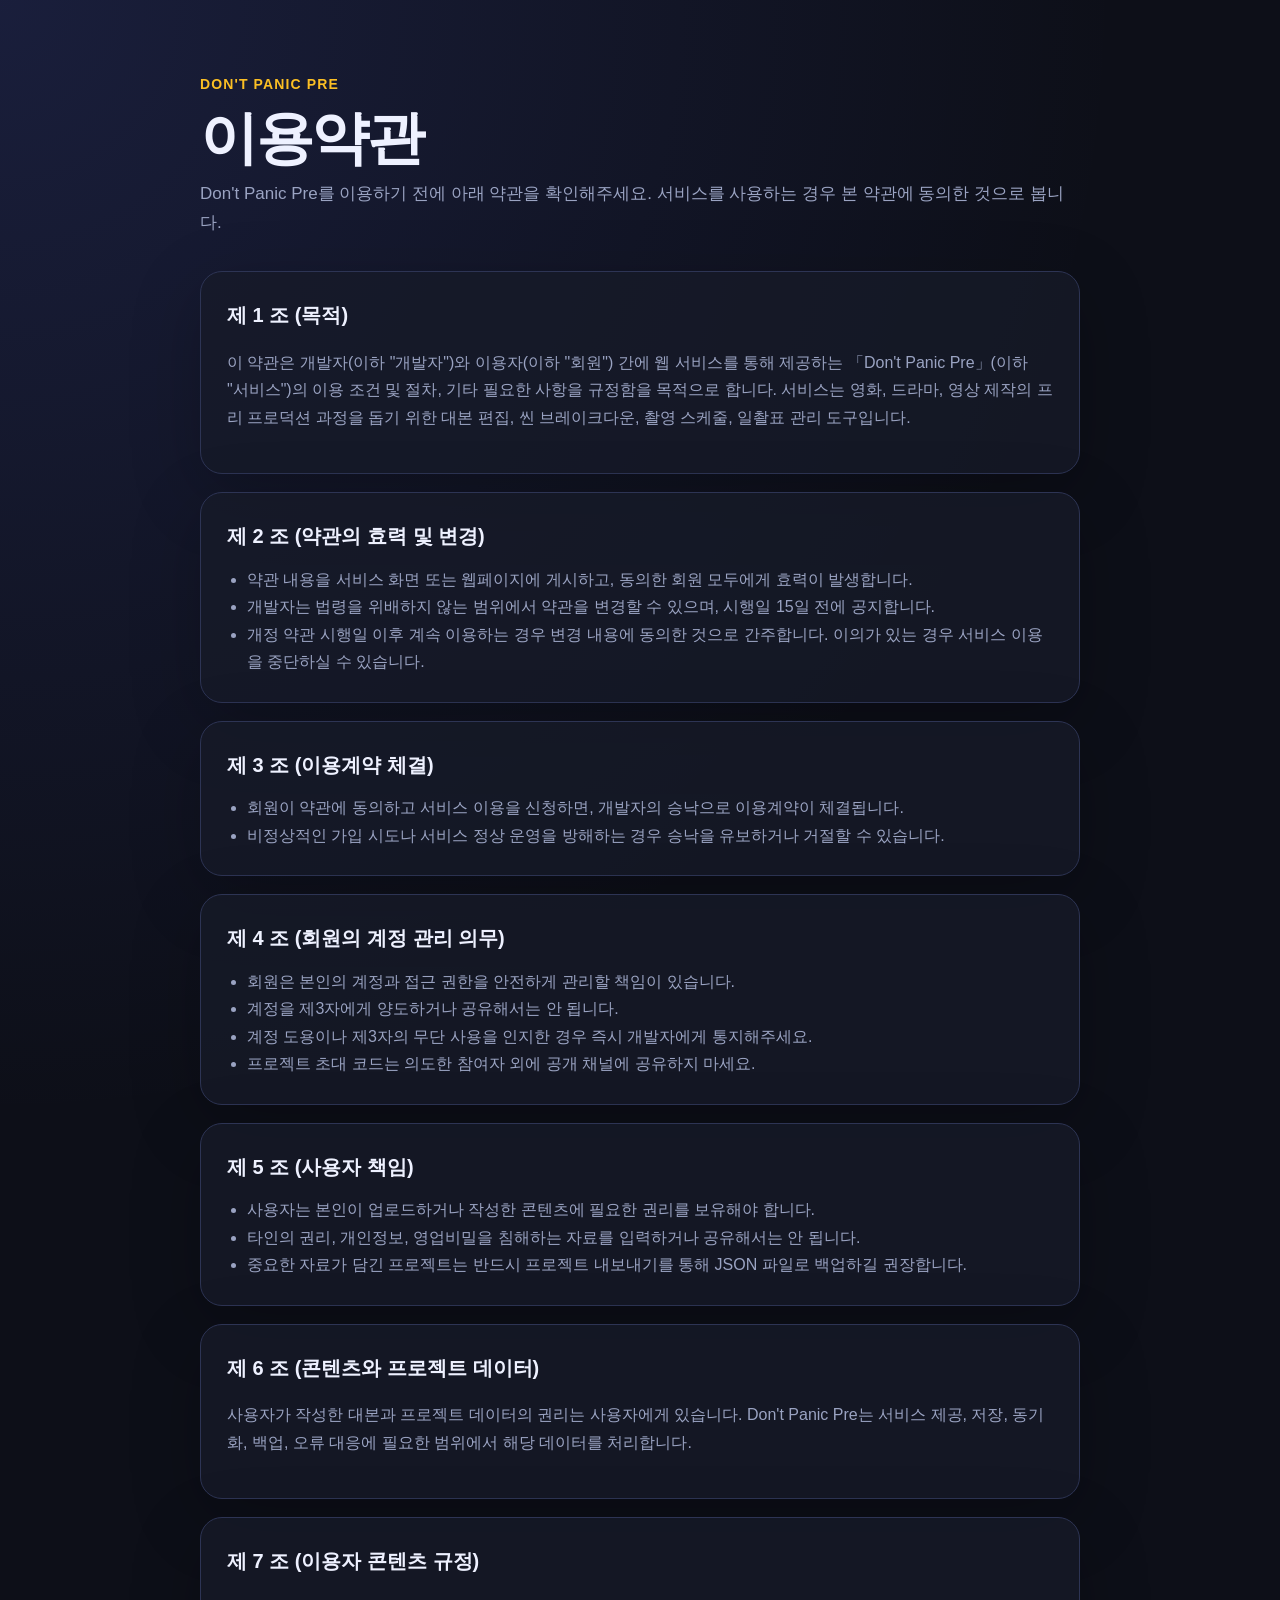
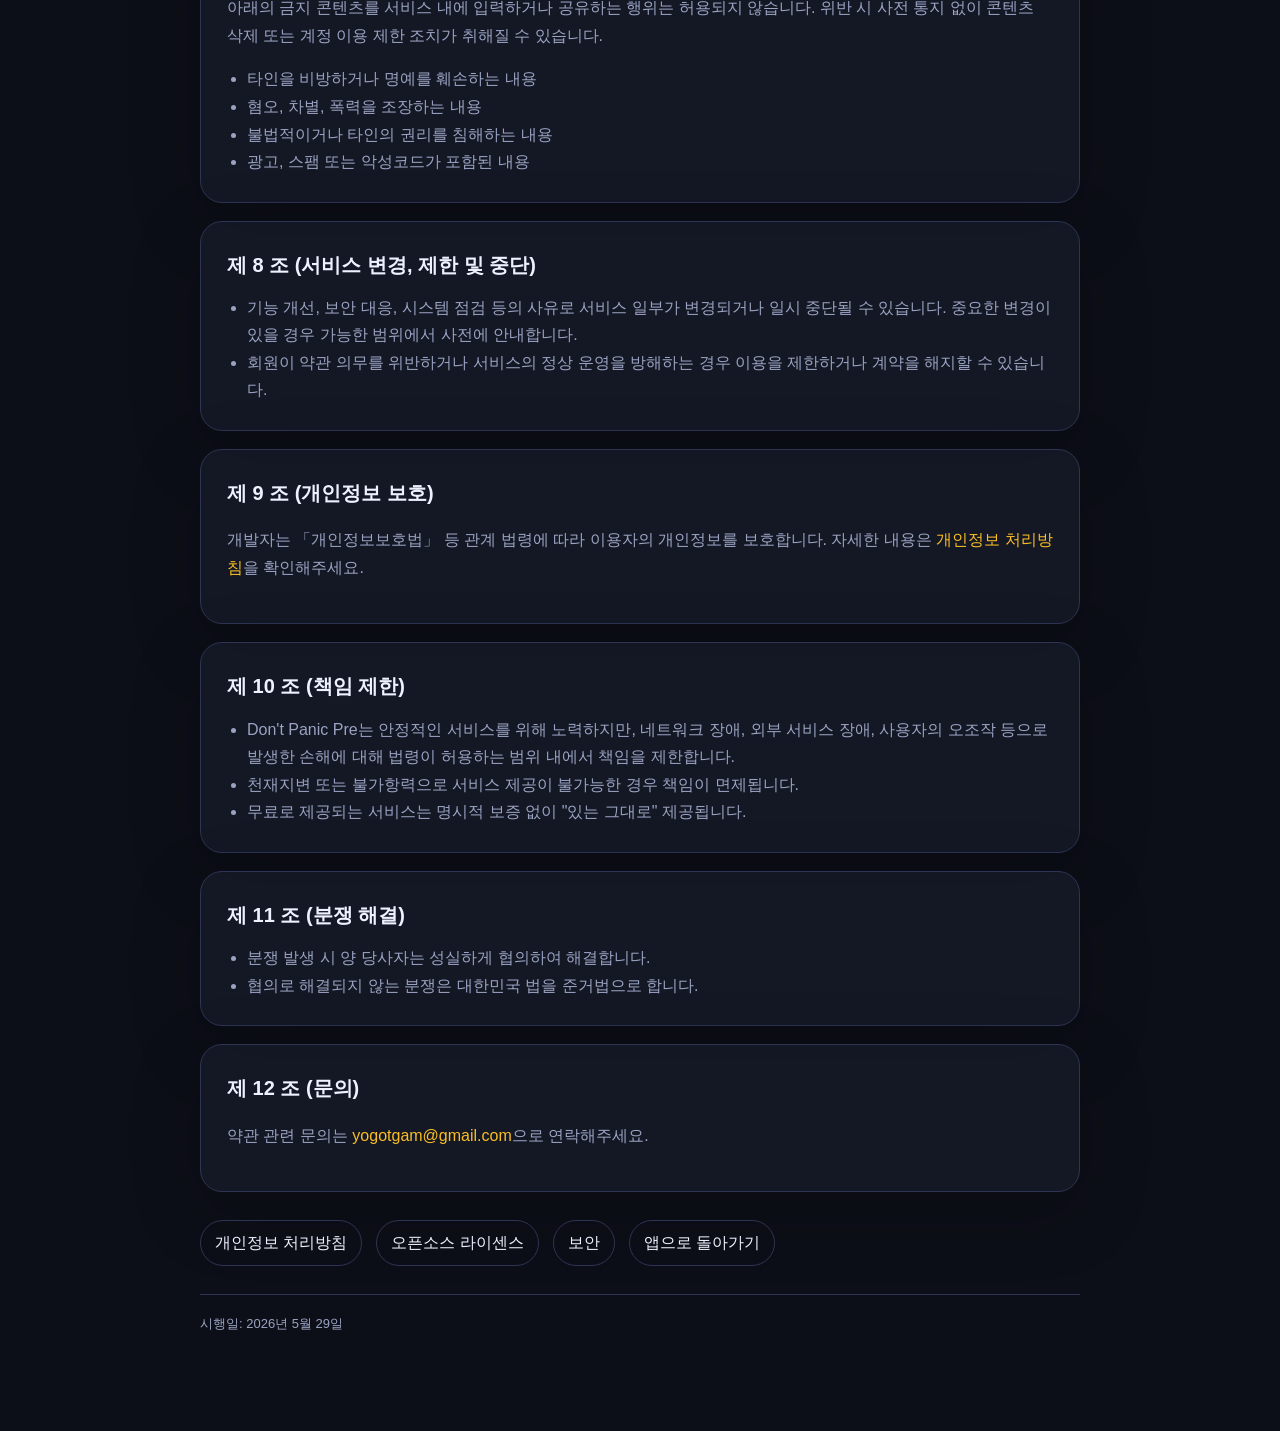
<file: docs/terms.html>
<!DOCTYPE html>
<html lang="ko">
<head>
  <meta charset="UTF-8">
  <meta name="viewport" content="width=device-width, initial-scale=1">
  <title>이용약관 | Don't Panic Pre</title>
  <style>
    :root { color-scheme: dark; --bg:#0d0f18; --card:#171a28; --text:#eef1ff; --muted:#9aa3c2; --line:#2d3454; --accent:#fbbf24; }
    * { box-sizing: border-box; }
    body { margin:0; min-height:100vh; background:radial-gradient(circle at top left, rgba(91,110,245,.16), transparent 34%), var(--bg); color:var(--text); font-family:-apple-system,BlinkMacSystemFont,"Apple SD Gothic Neo","Pretendard",sans-serif; line-height:1.72; }
    main { width:min(880px, calc(100% - 40px)); margin:0 auto; padding:72px 0 96px; }
    a { color:var(--accent); text-decoration:none; }
    .brand { font-size:14px; color:var(--accent); font-weight:800; letter-spacing:.08em; text-transform:uppercase; }
    h1 { margin:12px 0 10px; font-size:clamp(34px, 6vw, 58px); line-height:1.05; letter-spacing:-.04em; }
    .lead { color:var(--muted); font-size:17px; margin:0 0 34px; }
    section { background:rgba(23,26,40,.78); border:1px solid var(--line); border-radius:22px; padding:26px; margin:18px 0; box-shadow:0 20px 70px rgba(0,0,0,.22); }
    h2 { margin:0 0 12px; font-size:20px; }
    p, li { color:var(--muted); }
    ul { padding-left:20px; margin:10px 0 0; }
    .meta { margin-top:28px; padding-top:18px; border-top:1px solid var(--line); color:var(--muted); font-size:13px; }
    .nav { display:flex; gap:14px; flex-wrap:wrap; margin-top:28px; }
    .nav a { border:1px solid var(--line); border-radius:999px; padding:8px 14px; color:var(--text); }
  </style>
</head>
<body>
  <main>
    <div class="brand">Don't Panic Pre</div>
    <h1>이용약관</h1>
    <p class="lead">Don't Panic Pre를 이용하기 전에 아래 약관을 확인해주세요. 서비스를 사용하는 경우 본 약관에 동의한 것으로 봅니다.</p>

    <section>
      <h2>제 1 조 (목적)</h2>
      <p>이 약관은 개발자(이하 "개발자")와 이용자(이하 "회원") 간에 웹 서비스를 통해 제공하는 「Don't Panic Pre」(이하 "서비스")의 이용 조건 및 절차, 기타 필요한 사항을 규정함을 목적으로 합니다. 서비스는 영화, 드라마, 영상 제작의 프리 프로덕션 과정을 돕기 위한 대본 편집, 씬 브레이크다운, 촬영 스케줄, 일촬표 관리 도구입니다.</p>
    </section>

    <section>
      <h2>제 2 조 (약관의 효력 및 변경)</h2>
      <ul>
        <li>약관 내용을 서비스 화면 또는 웹페이지에 게시하고, 동의한 회원 모두에게 효력이 발생합니다.</li>
        <li>개발자는 법령을 위배하지 않는 범위에서 약관을 변경할 수 있으며, 시행일 15일 전에 공지합니다.</li>
        <li>개정 약관 시행일 이후 계속 이용하는 경우 변경 내용에 동의한 것으로 간주합니다. 이의가 있는 경우 서비스 이용을 중단하실 수 있습니다.</li>
      </ul>
    </section>

    <section>
      <h2>제 3 조 (이용계약 체결)</h2>
      <ul>
        <li>회원이 약관에 동의하고 서비스 이용을 신청하면, 개발자의 승낙으로 이용계약이 체결됩니다.</li>
        <li>비정상적인 가입 시도나 서비스 정상 운영을 방해하는 경우 승낙을 유보하거나 거절할 수 있습니다.</li>
      </ul>
    </section>

    <section>
      <h2>제 4 조 (회원의 계정 관리 의무)</h2>
      <ul>
        <li>회원은 본인의 계정과 접근 권한을 안전하게 관리할 책임이 있습니다.</li>
        <li>계정을 제3자에게 양도하거나 공유해서는 안 됩니다.</li>
        <li>계정 도용이나 제3자의 무단 사용을 인지한 경우 즉시 개발자에게 통지해주세요.</li>
        <li>프로젝트 초대 코드는 의도한 참여자 외에 공개 채널에 공유하지 마세요.</li>
      </ul>
    </section>

    <section>
      <h2>제 5 조 (사용자 책임)</h2>
      <ul>
        <li>사용자는 본인이 업로드하거나 작성한 콘텐츠에 필요한 권리를 보유해야 합니다.</li>
        <li>타인의 권리, 개인정보, 영업비밀을 침해하는 자료를 입력하거나 공유해서는 안 됩니다.</li>
        <li>중요한 자료가 담긴 프로젝트는 반드시 프로젝트 내보내기를 통해 JSON 파일로 백업하길 권장합니다.</li>
      </ul>
    </section>

    <section>
      <h2>제 6 조 (콘텐츠와 프로젝트 데이터)</h2>
      <p>사용자가 작성한 대본과 프로젝트 데이터의 권리는 사용자에게 있습니다. Don't Panic Pre는 서비스 제공, 저장, 동기화, 백업, 오류 대응에 필요한 범위에서 해당 데이터를 처리합니다.</p>
    </section>

    <section>
      <h2>제 7 조 (이용자 콘텐츠 규정)</h2>
      <p>아래의 금지 콘텐츠를 서비스 내에 입력하거나 공유하는 행위는 허용되지 않습니다. 위반 시 사전 통지 없이 콘텐츠 삭제 또는 계정 이용 제한 조치가 취해질 수 있습니다.</p>
      <ul>
        <li>타인을 비방하거나 명예를 훼손하는 내용</li>
        <li>혐오, 차별, 폭력을 조장하는 내용</li>
        <li>불법적이거나 타인의 권리를 침해하는 내용</li>
        <li>광고, 스팸 또는 악성코드가 포함된 내용</li>
      </ul>
    </section>

    <section>
      <h2>제 8 조 (서비스 변경, 제한 및 중단)</h2>
      <ul>
        <li>기능 개선, 보안 대응, 시스템 점검 등의 사유로 서비스 일부가 변경되거나 일시 중단될 수 있습니다. 중요한 변경이 있을 경우 가능한 범위에서 사전에 안내합니다.</li>
        <li>회원이 약관 의무를 위반하거나 서비스의 정상 운영을 방해하는 경우 이용을 제한하거나 계약을 해지할 수 있습니다.</li>
      </ul>
    </section>

    <section>
      <h2>제 9 조 (개인정보 보호)</h2>
      <p>개발자는 「개인정보보호법」 등 관계 법령에 따라 이용자의 개인정보를 보호합니다. 자세한 내용은 <a href="privacy.html">개인정보 처리방침</a>을 확인해주세요.</p>
    </section>

    <section>
      <h2>제 10 조 (책임 제한)</h2>
      <ul>
        <li>Don't Panic Pre는 안정적인 서비스를 위해 노력하지만, 네트워크 장애, 외부 서비스 장애, 사용자의 오조작 등으로 발생한 손해에 대해 법령이 허용하는 범위 내에서 책임을 제한합니다.</li>
        <li>천재지변 또는 불가항력으로 서비스 제공이 불가능한 경우 책임이 면제됩니다.</li>
        <li>무료로 제공되는 서비스는 명시적 보증 없이 "있는 그대로" 제공됩니다.</li>
      </ul>
    </section>

    <section>
      <h2>제 11 조 (분쟁 해결)</h2>
      <ul>
        <li>분쟁 발생 시 양 당사자는 성실하게 협의하여 해결합니다.</li>
        <li>협의로 해결되지 않는 분쟁은 대한민국 법을 준거법으로 합니다.</li>
      </ul>
    </section>

    <section>
      <h2>제 12 조 (문의)</h2>
      <p>약관 관련 문의는 <a href="mailto:yogotgam@gmail.com">yogotgam@gmail.com</a>으로 연락해주세요.</p>
    </section>

    <div class="nav">
      <a href="privacy.html">개인정보 처리방침</a>
      <a href="licenses.html">오픈소스 라이센스</a>
      <a href="security.html">보안</a>
      <a href="https://dontpanicpre.web.app/#landing">앱으로 돌아가기</a>
    </div>
    <div class="meta">시행일: 2026년 5월 29일</div>
  </main>
</body>
</html>
</file>
